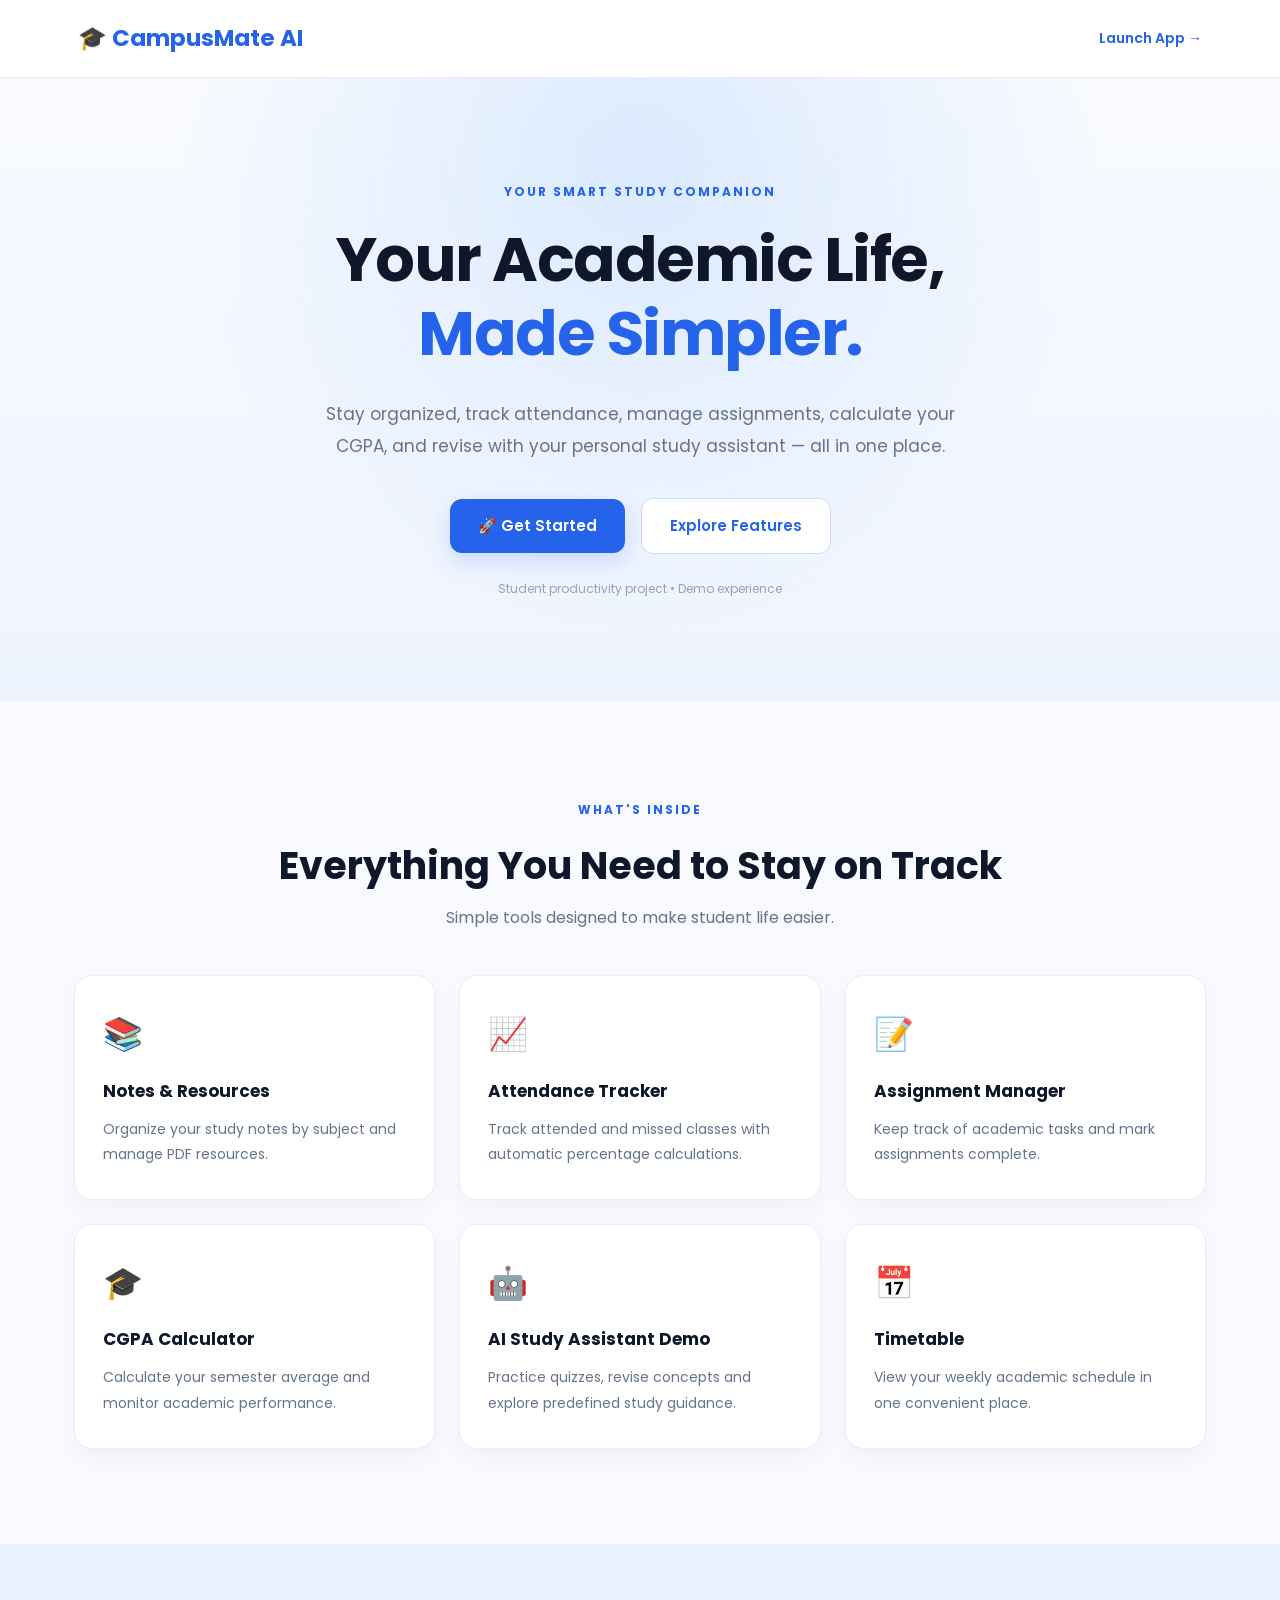
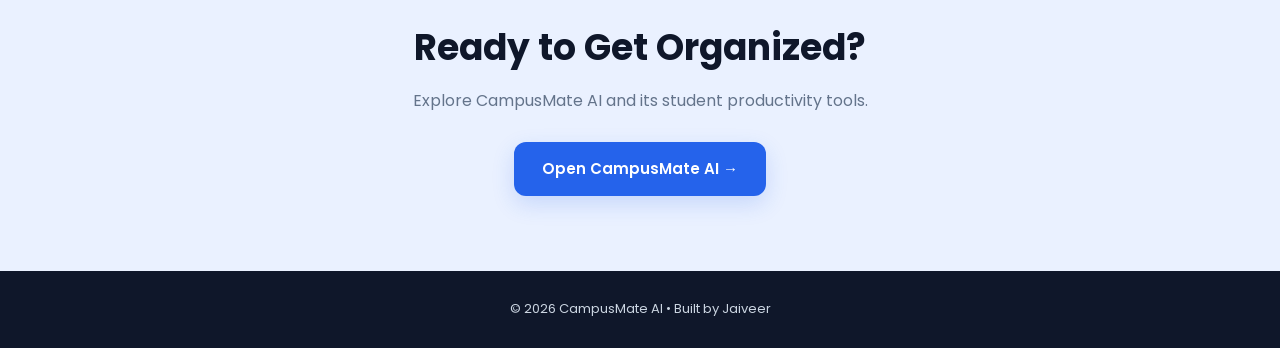
<file: index.html>
<!DOCTYPE html>
<html lang="en">
<head>
<meta charset="UTF-8">
<meta http-equiv="refresh" content="0; url=frontend/index.html">
<title>CampusMate AI</title>
</head>
<body>
<p>Redirecting...</p>
</body>
</html>
</file>
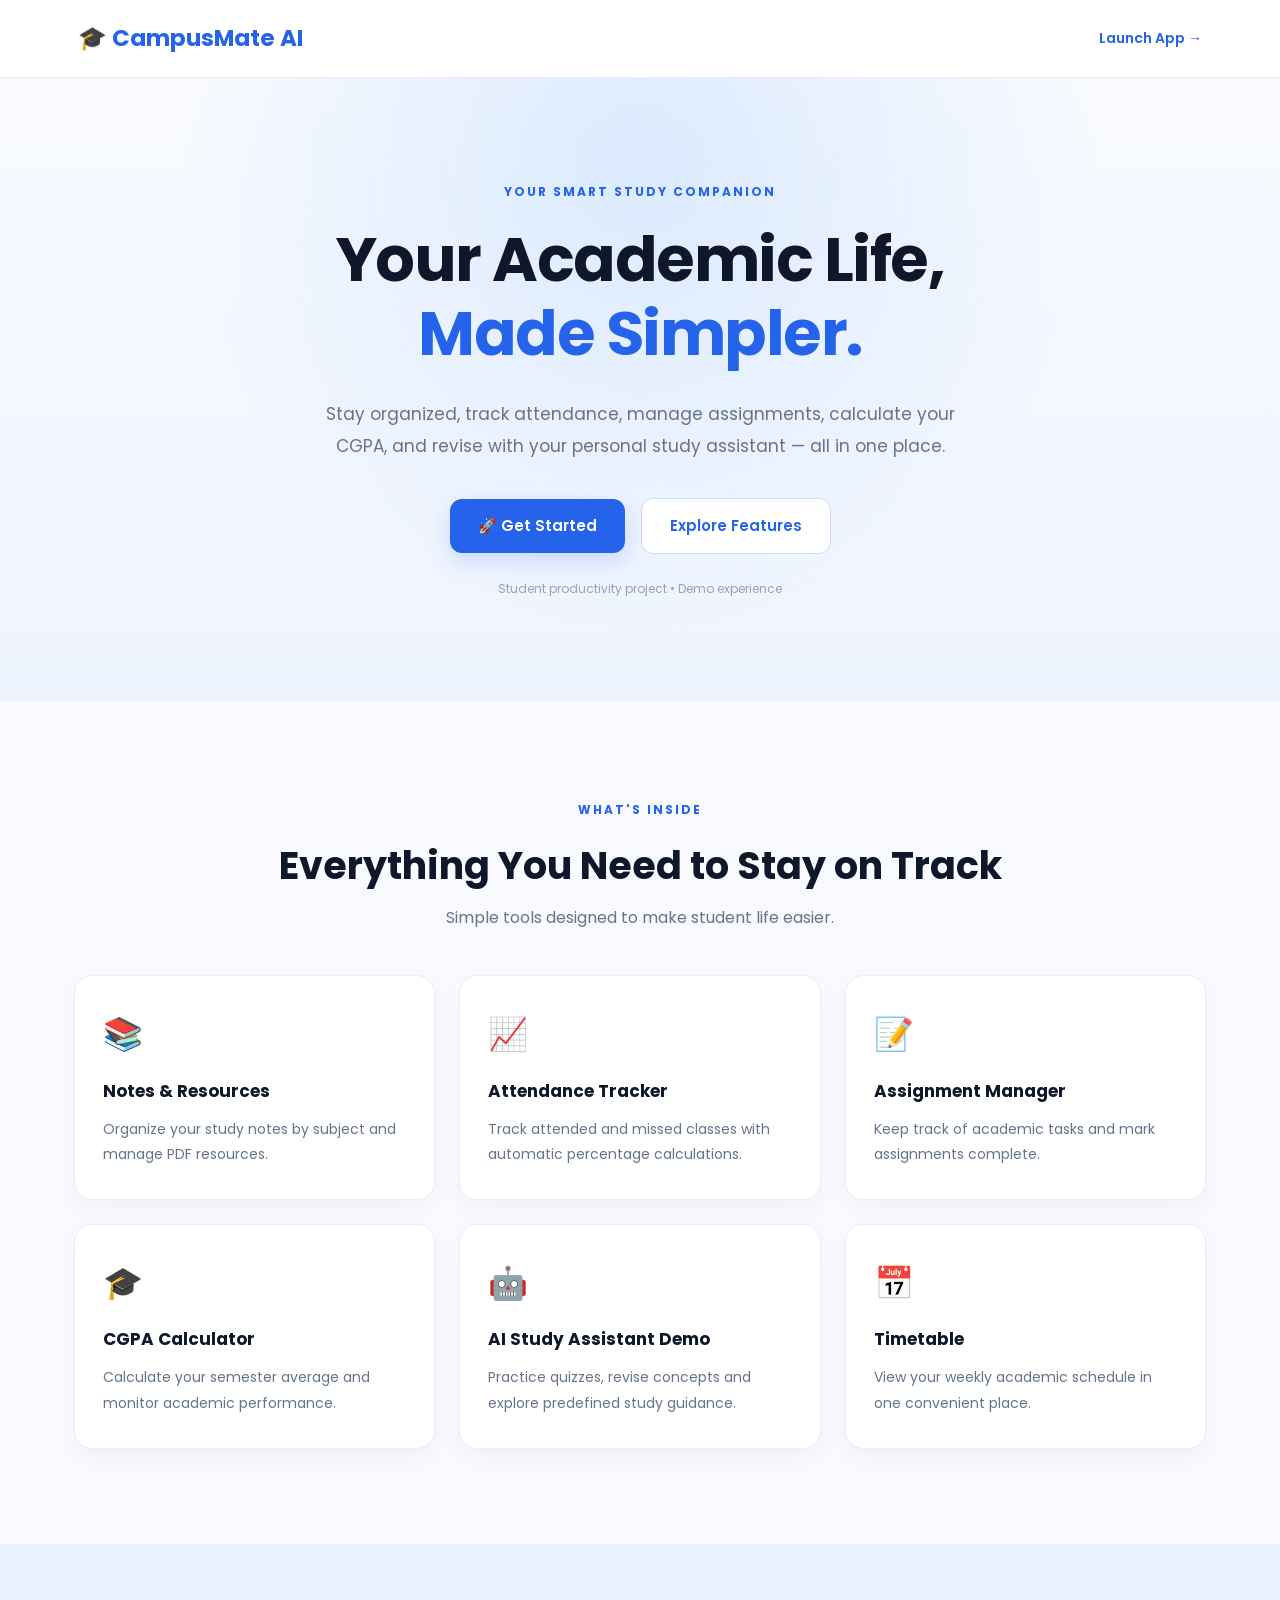
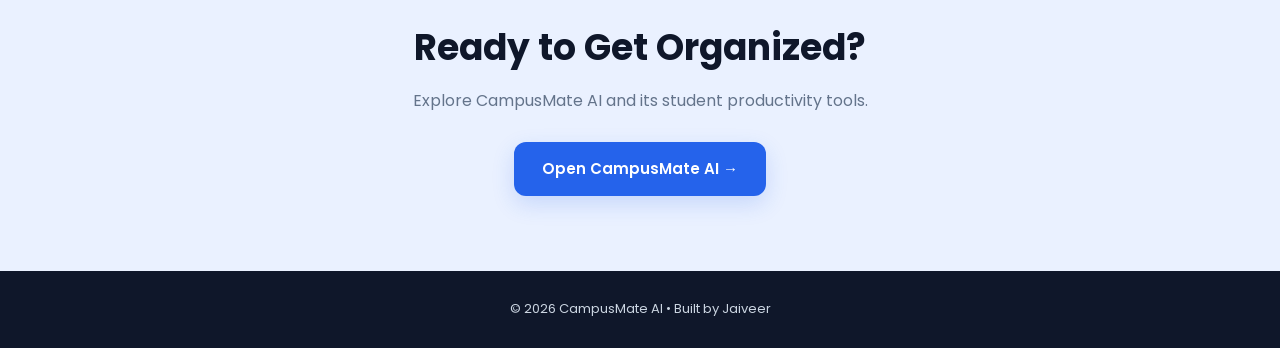
<file: frontend/index.html>
<!DOCTYPE html>
<html lang="en">

<head>
    <meta charset="UTF-8">
    <meta name="viewport" content="width=device-width, initial-scale=1.0">

    <title>CampusMate AI | Student Productivity Platform</title>

    <link rel="preconnect" href="https://fonts.googleapis.com">
    <link rel="preconnect" href="https://fonts.gstatic.com" crossorigin>

    <link href="https://fonts.googleapis.com/css2?family=Poppins:wght@300;400;500;600;700&display=swap" rel="stylesheet">

    <link rel="stylesheet" href="css/style.css">
</head>

<body>

    <header class="site-header">
        <nav class="navbar">
            <a href="index.html" class="logo">🎓 CampusMate AI</a>

            <a href="login.html" class="nav-login">Launch App →</a>
        </nav>
    </header>

    <main>

        <section class="hero">

            <div class="hero-content">

                <span class="hero-label">YOUR SMART STUDY COMPANION</span>

                <h1>
                    Your Academic Life,
                    <span>Made Simpler.</span>
                </h1>

                <p>
                    Stay organized, track attendance, manage assignments,
                    calculate your CGPA, and revise with your personal
                    study assistant — all in one place.
                </p>

                <div class="hero-buttons">

                    <a href="login.html" class="primary-btn">
                        🚀 Get Started
                    </a>

                    <a href="#features" class="secondary-btn">
                        Explore Features
                    </a>

                </div>

                <p class="demo-note">
                    Student productivity project • Demo experience
                </p>

            </div>

        </section>

        <section class="features" id="features">

            <div class="section-heading">
                <span class="section-label">WHAT'S INSIDE</span>
                <h2>Everything You Need to Stay on Track</h2>
                <p>Simple tools designed to make student life easier.</p>
            </div>

            <div class="feature-grid">

                <article class="feature-card">
                    <div class="feature-icon">📚</div>
                    <h3>Notes & Resources</h3>
                    <p>
                        Organize your study notes by subject
                        and manage PDF resources.
                    </p>
                </article>

                <article class="feature-card">
                    <div class="feature-icon">📈</div>
                    <h3>Attendance Tracker</h3>
                    <p>
                        Track attended and missed classes
                        with automatic percentage calculations.
                    </p>
                </article>

                <article class="feature-card">
                    <div class="feature-icon">📝</div>
                    <h3>Assignment Manager</h3>
                    <p>
                        Keep track of academic tasks
                        and mark assignments complete.
                    </p>
                </article>

                <article class="feature-card">
                    <div class="feature-icon">🎓</div>
                    <h3>CGPA Calculator</h3>
                    <p>
                        Calculate your semester average
                        and monitor academic performance.
                    </p>
                </article>

                <article class="feature-card">
                    <div class="feature-icon">🤖</div>
                    <h3>AI Study Assistant Demo</h3>
                    <p>
                        Practice quizzes, revise concepts
                        and explore predefined study guidance.
                    </p>
                </article>

                <article class="feature-card">
                    <div class="feature-icon">📅</div>
                    <h3>Timetable</h3>
                    <p>
                        View your weekly academic schedule
                        in one convenient place.
                    </p>
                </article>

            </div>

        </section>

        <section class="final-cta">
            <h2>Ready to Get Organized?</h2>
            <p>Explore CampusMate AI and its student productivity tools.</p>

            <a href="login.html" class="primary-btn">
                Open CampusMate AI →
            </a>
        </section>

    </main>

    <footer>
        <p>© 2026 CampusMate AI • Built by Jaiveer</p>
    </footer>

</body>
</html>
</file>
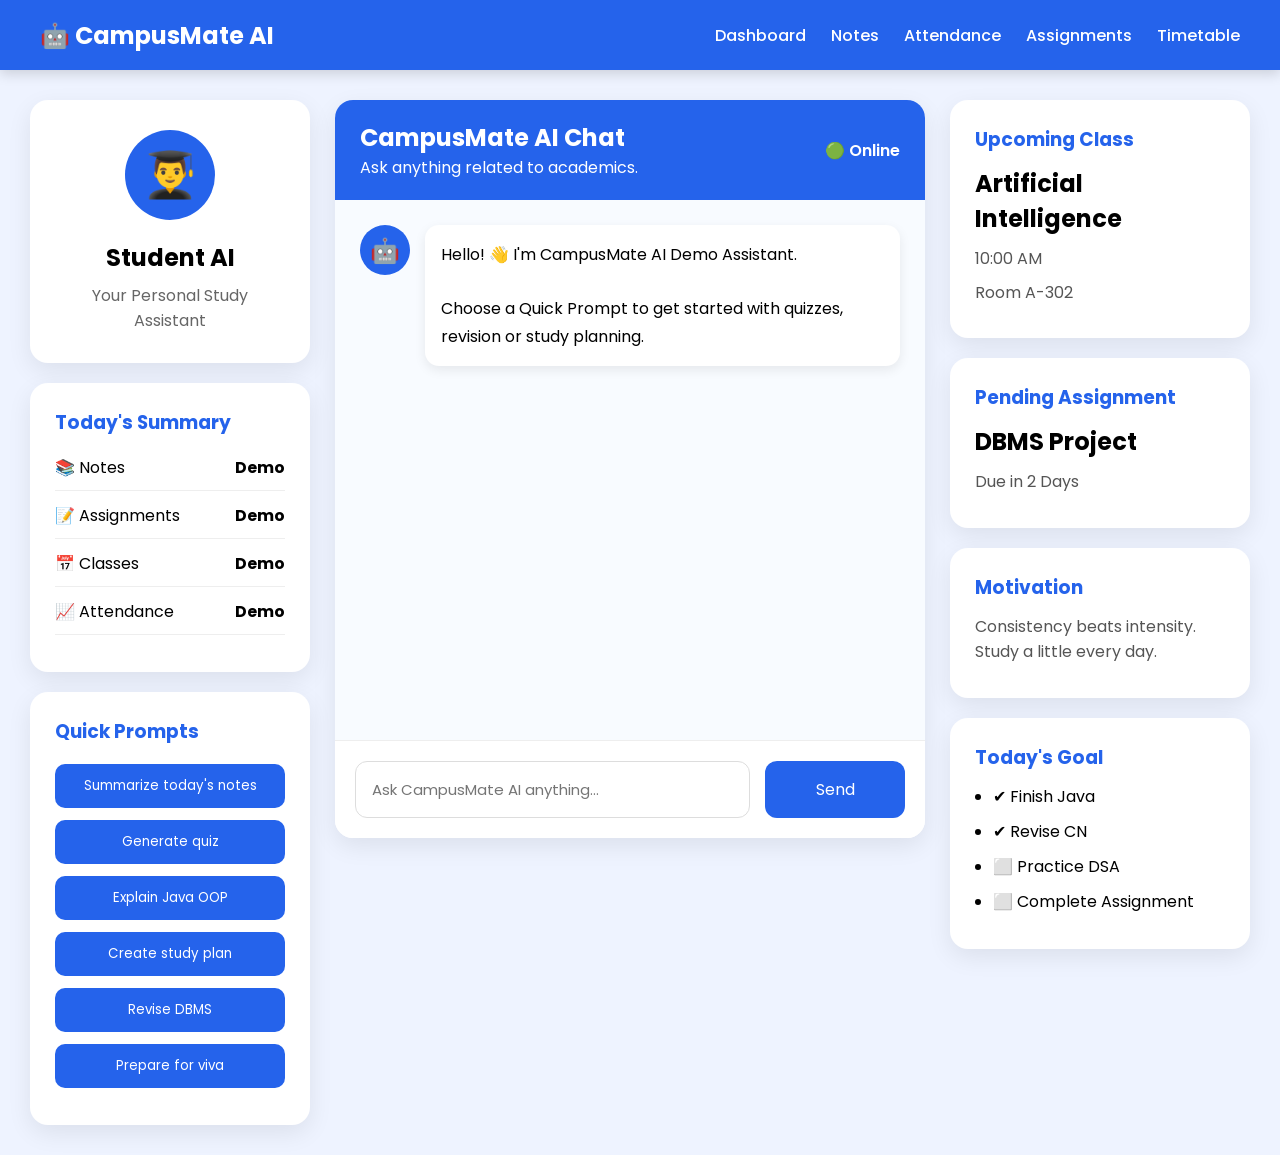
<file: frontend/ai.html>
<!DOCTYPE html>
<html lang="en">
<head>
<meta charset="UTF-8">
<meta name="viewport" content="width=device-width, initial-scale=1.0">

<title>CampusMate AI Assistant</title>

<link rel="preconnect" href="https://fonts.googleapis.com">
<link rel="preconnect" href="https://fonts.gstatic.com" crossorigin>

<link href="https://fonts.googleapis.com/css2?family=Poppins:wght@300;400;500;600;700&display=swap" rel="stylesheet">

<link rel="stylesheet" href="css/ai.css">

</head>

<body>

<nav class="top-nav">

    <div class="logo">
        🤖 CampusMate AI
    </div>

    <div class="menu">

        <a href="dashboard.html">Dashboard</a>

        <a href="notes.html">Notes</a>

        <a href="attendance.html">Attendance</a>

        <a href="assignments.html">Assignments</a>

        <a href="timetable.html">Timetable</a>

    </div>

</nav>

<div class="page">

<div class="left-panel">

<div class="profile-card">

<div class="avatar">
👨‍🎓
</div>

<h2>Student AI</h2>

<p>Your Personal Study Assistant</p>

</div>

<div class="feature-card">

<h3>Today's Summary</h3>

<div class="stat">

<span>📚 Notes</span>

<strong id="notesCount">12</strong>

</div>

<div class="stat">

<span>📝 Assignments</span>

<strong id="assignmentCount">5</strong>

</div>

<div class="stat">

<span>📅 Classes</span>

<strong id="classCount">4</strong>

</div>

<div class="stat">

<span>📈 Attendance</span>

<strong id="attendancePercent">92%</strong>

</div>

</div>

<div class="feature-card">

<h3>Quick Prompts</h3>

<button class="prompt-btn">Summarize today's notes</button>

<button class="prompt-btn">Generate quiz</button>

<button class="prompt-btn">Explain Java OOP</button>

<button class="prompt-btn">Create study plan</button>

<button class="prompt-btn">Revise DBMS</button>

<button class="prompt-btn">Prepare for viva</button>

</div>

</div>

<div class="chat-container">

<div class="chat-header">

<div>

<h2>CampusMate AI Chat</h2>

<p>Ask anything related to academics.</p>

</div>

<div class="online">

🟢 Online

</div>

</div>

<div class="chat-box" id="chatBox">

<div class="message ai">

<div class="icon">

🤖

</div>

<div class="text">

Hello 👋

I'm CampusMate AI.

I can help with notes, coding, assignments, interview preparation, quizzes, study plans and much more.

</div>

</div>

</div>

<div class="input-area">

<input

type="text"

id="userInput"

placeholder="Ask CampusMate AI anything...">

<button id="sendBtn">

Send

</button>

</div>

</div>

<div class="right-panel">

<div class="widget">

<h3>Upcoming Class</h3>

<h2>Artificial Intelligence</h2>

<p>10:00 AM</p>

<p>Room A-302</p>

</div>

<div class="widget">

<h3>Pending Assignment</h3>

<h2>DBMS Project</h2>

<p>Due in 2 Days</p>

</div>

<div class="widget">

<h3>Motivation</h3>

<p>

Consistency beats intensity.

Study a little every day.

</p>

</div>

<div class="widget">

<h3>Today's Goal</h3>

<ul>

<li>✔ Finish Java</li>

<li>✔ Revise CN</li>

<li>⬜ Practice DSA</li>

<li>⬜ Complete Assignment</li>

</ul>

</div>

</div>

</div>

<script src="js/ai.js"></script>

</body>
</html>
</file>
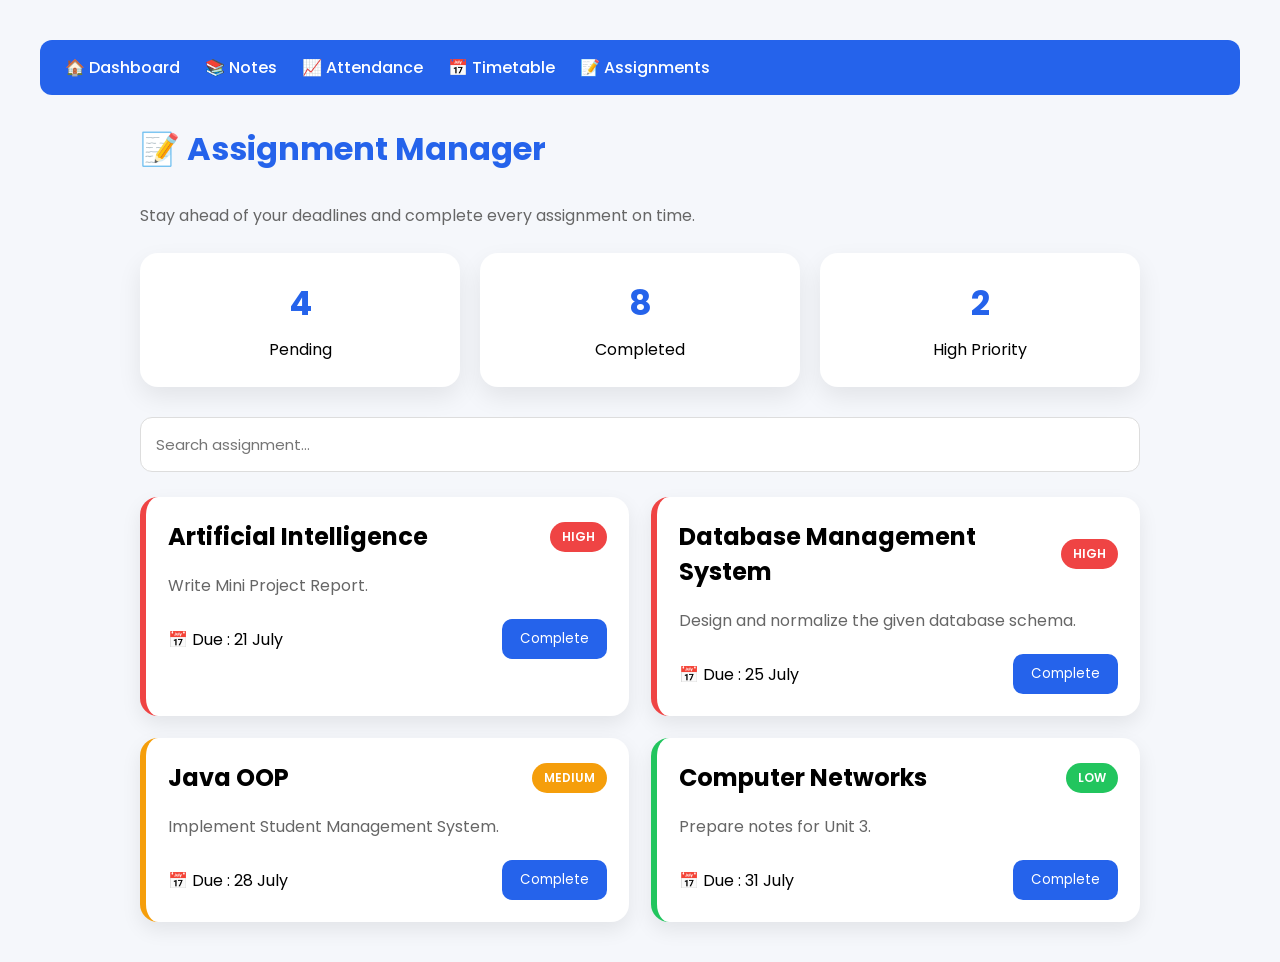
<file: frontend/assignments.html>
<!DOCTYPE html>
<html lang="en">
<head>

<meta charset="UTF-8">
<meta name="viewport" content="width=device-width, initial-scale=1.0">

<title>Assignments | CampusMate AI</title>

<link rel="preconnect" href="https://fonts.googleapis.com">
<link rel="preconnect" href="https://fonts.gstatic.com" crossorigin>

<link href="https://fonts.googleapis.com/css2?family=Poppins:wght@300;400;500;600;700&display=swap" rel="stylesheet">

<link rel="stylesheet" href="css/assignments.css">

</head>

<body>

<nav class="top-nav">

    <a href="dashboard.html">🏠 Dashboard</a>

    <a href="notes.html">📚 Notes</a>

    <a href="attendance.html">📈 Attendance</a>

    <a href="timetable.html">📅 Timetable</a>

    <a href="assignments.html">📝 Assignments</a>

</nav>

<div class="container">

<h1>📝 Assignment Manager</h1>

<p class="subtitle">
Stay ahead of your deadlines and complete every assignment on time.
</p>

<div class="assignment-summary">

<div class="summary-card">

<h2 id="pendingCount">4</h2>

<p>Pending</p>

</div>

<div class="summary-card">

<h2 id="completedCount">8</h2>

<p>Completed</p>

</div>

<div class="summary-card">

<h2 id="highPriorityCount">2</h2>

<p>High Priority</p>

</div>

</div>

<div class="search-area">

<input
type="text"
id="searchAssignment"
placeholder="Search assignment...">

</div>

<div class="assignment-grid">

<div class="assignment-card high">

<div class="top-row">

<h2>Database Management System</h2>

<span class="priority high-tag">

HIGH

</span>

</div>

<p>

Design and normalize the given database schema.

</p>

<div class="bottom-row">

<span>

📅 Due :
25 July

</span>

<button>

Complete

</button>

</div>

</div>

<div class="assignment-card medium">

<div class="top-row">

<h2>Java OOP</h2>

<span class="priority medium-tag">

MEDIUM

</span>

</div>

<p>

Implement Student Management System.

</p>

<div class="bottom-row">

<span>

📅 Due :
28 July

</span>

<button>

Complete

</button>

</div>

</div>

<div class="assignment-card low">

<div class="top-row">

<h2>Computer Networks</h2>

<span class="priority low-tag">

LOW

</span>

</div>

<p>

Prepare notes for Unit 3.

</p>

<div class="bottom-row">

<span>

📅 Due :
31 July

</span>

<button>

Complete

</button>

</div>

</div>

<div class="assignment-card high">

<div class="top-row">

<h2>Artificial Intelligence</h2>

<span class="priority high-tag">

HIGH

</span>

</div>

<p>

Write Mini Project Report.

</p>

<div class="bottom-row">

<span>

📅 Due :
21 July

</span>

<button>

Complete

</button>

</div>

</div>

</div>

</div>

<script src="js/assignments.js"></script>

</body>
</html>
</file>
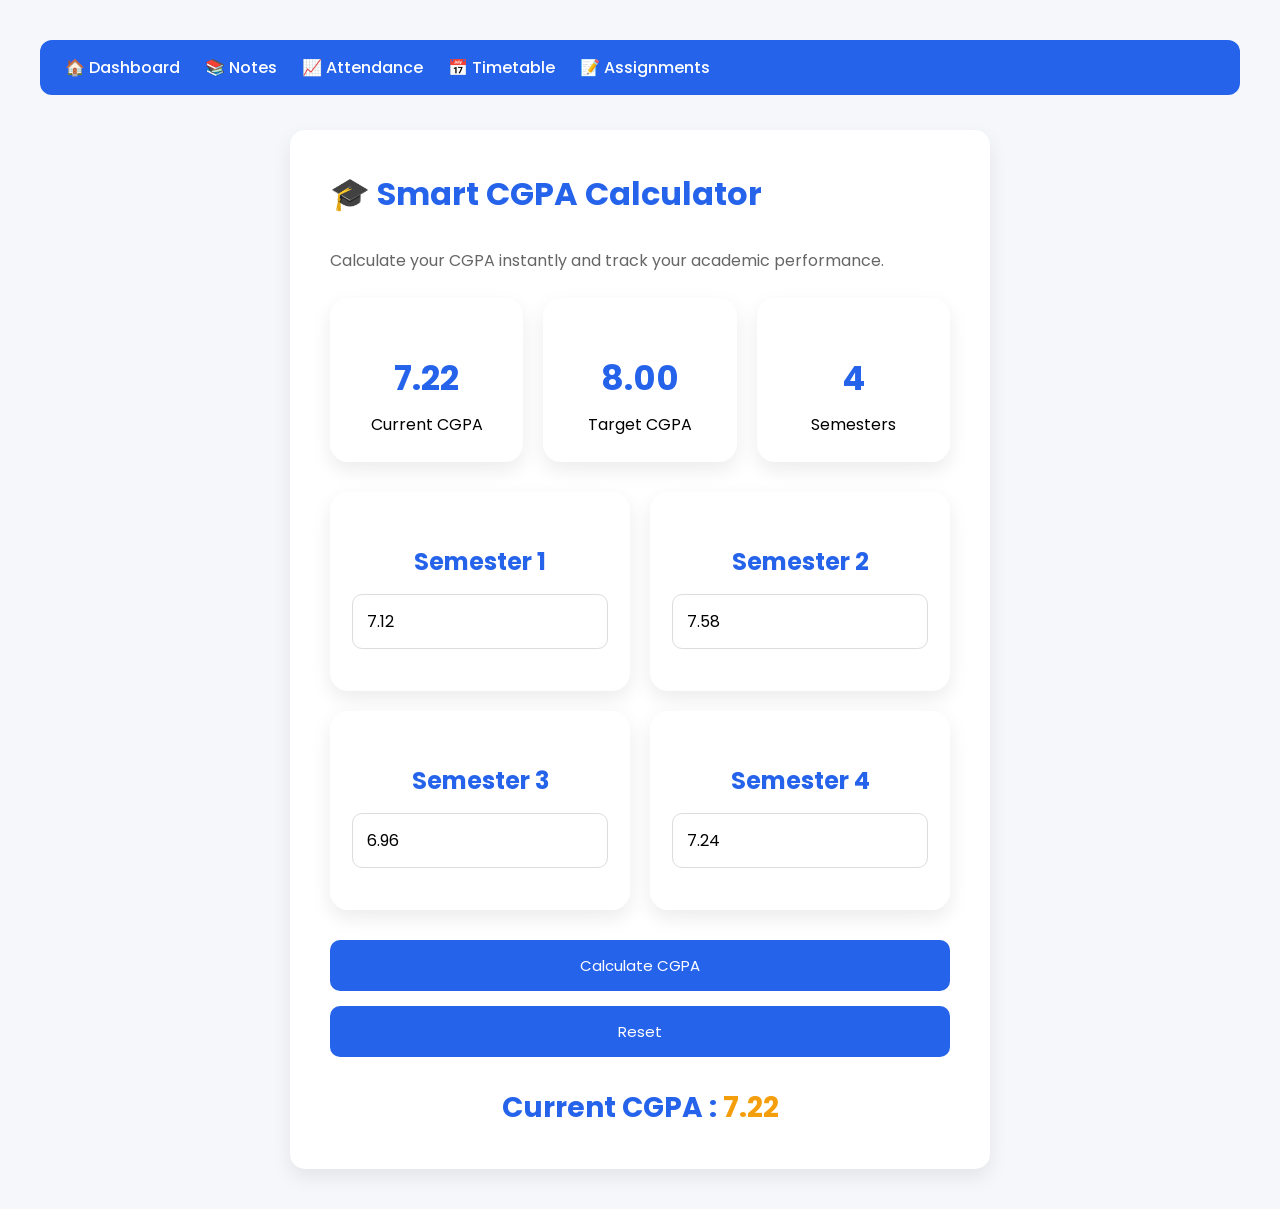
<file: frontend/cgpa.html>
<!DOCTYPE html>
<html lang="en">
<head>
<meta charset="UTF-8">
<meta name="viewport" content="width=device-width, initial-scale=1.0">

<title>CGPA Calculator | CampusMate AI</title>

<link rel="preconnect" href="https://fonts.googleapis.com">
<link rel="preconnect" href="https://fonts.gstatic.com" crossorigin>

<link href="https://fonts.googleapis.com/css2?family=Poppins:wght@300;400;500;600;700&display=swap" rel="stylesheet">

<link rel="stylesheet" href="css/cgpa.css">

</head>

<body>

<nav class="top-nav">

<a href="dashboard.html">🏠 Dashboard</a>
<a href="notes.html">📚 Notes</a>
<a href="attendance.html">📈 Attendance</a>
<a href="timetable.html">📅 Timetable</a>
<a href="assignments.html">📝 Assignments</a>

</nav>

<div class="container">

<h1>🎓 Smart CGPA Calculator</h1>

<p class="subtitle">
Calculate your CGPA instantly and track your academic performance.
</p>

<div class="cgpa-summary">

<div class="summary-card">

<h2 id="currentCgpa">7.22</h2>

<p>Current CGPA</p>

</div>

<div class="summary-card">

<h2 id="targetCgpa">8.00</h2>

<p>Target CGPA</p>

</div>

<div class="summary-card">

<h2 id="semesterCount">4</h2>

<p>Semesters</p>

</div>

</div>

<div class="semester-grid">

<div class="semester-card">

<h2>Semester 1</h2>

<input type="number" id="sem1" placeholder="Enter SGPA" value="7.12">

</div>

<div class="semester-card">

<h2>Semester 2</h2>

<input type="number" id="sem2" placeholder="Enter SGPA" value="7.58">

</div>

<div class="semester-card">

<h2>Semester 3</h2>

<input type="number" id="sem3" placeholder="Enter SGPA" value="6.96">

</div>

<div class="semester-card">

<h2>Semester 4</h2>

<input type="number" id="sem4" placeholder="Enter SGPA" value="7.24">

</div>

</div>

<div class="buttons">

<button id="calculateBtn">

Calculate CGPA

</button>

<button id="resetBtn">

Reset

</button>

</div>

<h2 class="result">

Current CGPA :
<span id="cgpaResult">

7.22

</span>

</h2>

</div>

<script src="js/cgpa.js"></script>

</body>
</html>
</file>
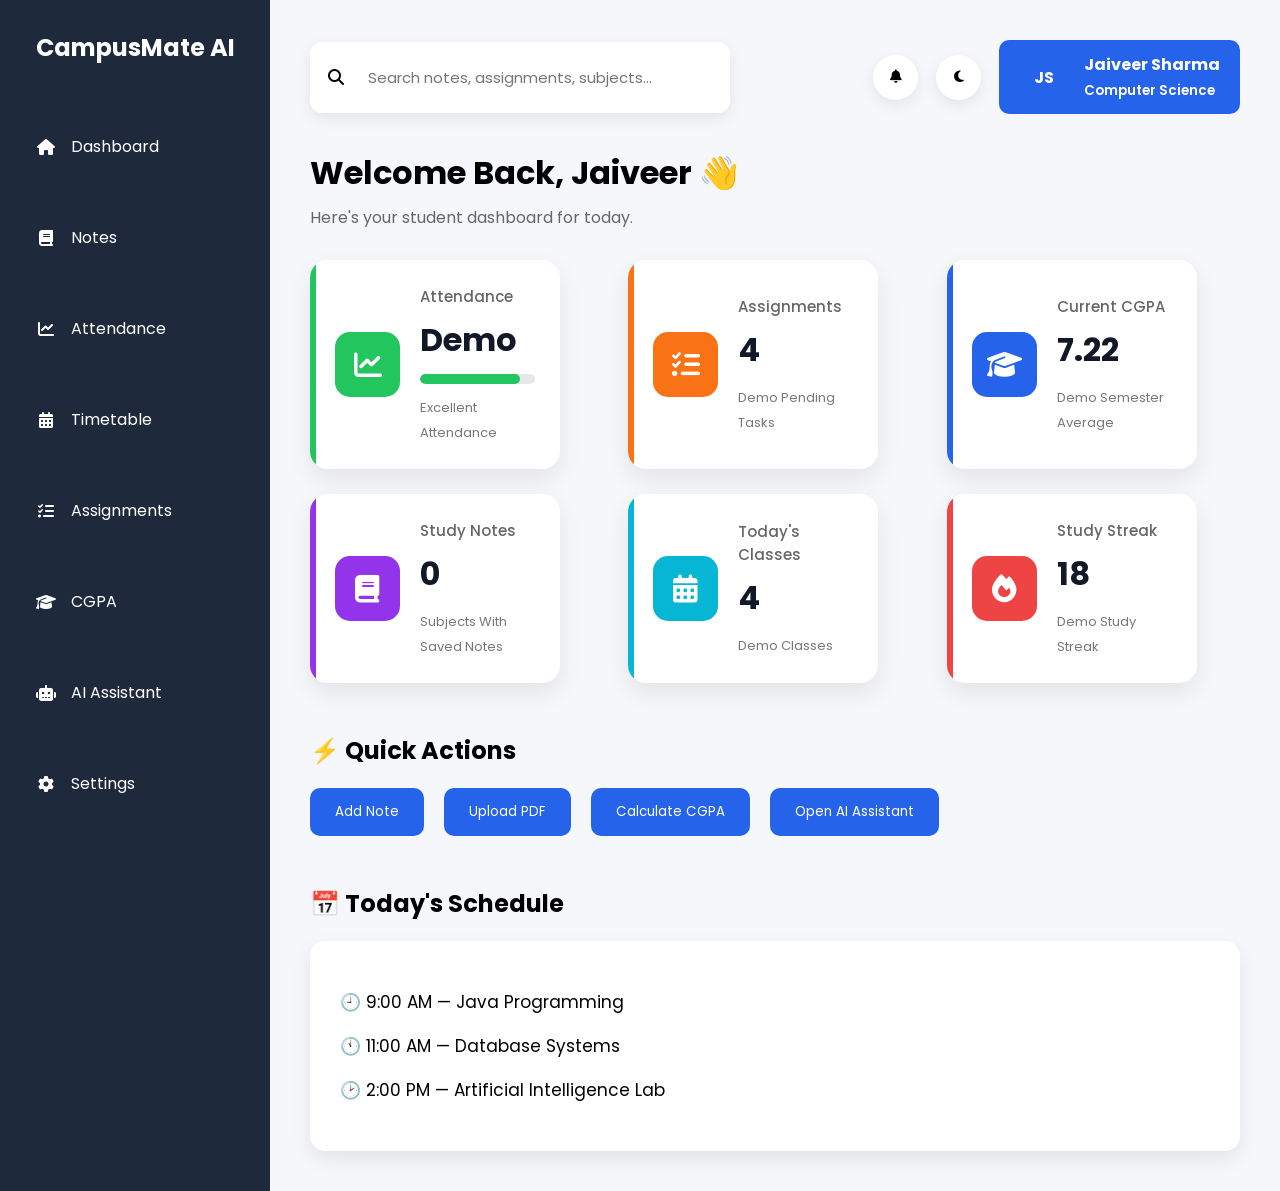
<file: frontend/dashboard.html>
<!DOCTYPE html>
<html lang="en">

<head>
    <meta charset="UTF-8">
    <meta name="viewport" content="width=device-width, initial-scale=1.0">

    <title>Dashboard | CampusMate AI</title>

    <link rel="preconnect" href="https://fonts.googleapis.com">
    <link rel="preconnect" href="https://fonts.gstatic.com" crossorigin>

    <link href="https://fonts.googleapis.com/css2?family=Poppins:wght@300;400;500;600;700&display=swap"
        rel="stylesheet">

    <link rel="stylesheet"
        href="https://cdnjs.cloudflare.com/ajax/libs/font-awesome/6.7.2/css/all.min.css">

    <link rel="stylesheet" href="css/dashboard.css">
</head>

<body>

    <!-- Page Loader -->
    <div id="pageLoader">
        <div class="loader"></div>
    </div>

    <!-- Sidebar -->
    <div class="sidebar">

        <div class="logo">
            <h2>CampusMate AI</h2>
        </div>

        <ul>
            <li>
                <a href="dashboard.html">
                    <i class="fas fa-house"></i> Dashboard
                </a>
            </li>

            <li>
                <a href="notes.html">
                    <i class="fas fa-book"></i> Notes
                </a>
            </li>

            <li>
                <a href="attendence.html">
                    <i class="fas fa-chart-line"></i> Attendance
                </a>
            </li>

            <li>
                <a href="timetable.html">
                    <i class="fas fa-calendar-days"></i> Timetable
                </a>
            </li>

            <li>
                <a href="assignments.html">
                    <i class="fas fa-list-check"></i> Assignments
                </a>
            </li>

            <li>
                <a href="cgpa.html">
                    <i class="fas fa-graduation-cap"></i> CGPA
                </a>
            </li>

            <li>
                <a href="ai.html">
                    <i class="fas fa-robot"></i> AI Assistant
                </a>
            </li>

            <li>
                <a href="settings.html">
                    <i class="fas fa-gear"></i> Settings
                </a>
            </li>
        </ul>

    </div>

    <!-- Main Dashboard -->
    <div class="main">

        <!-- Top Bar -->
        <div class="topbar">

            <div class="search-box">
                <i class="fas fa-search"></i>

                <input
                    type="text"
                    id="dashboardSearch"
                    placeholder="Search notes, assignments, subjects..."
                    aria-label="Search dashboard">
            </div>

            <div class="top-actions">

                <button class="icon-btn" id="notificationBtn"
                    type="button" aria-label="Notifications">
                    <i class="fas fa-bell"></i>
                </button>

                <button class="icon-btn" id="themeBtn"
                    type="button" aria-label="Toggle theme">
                    <i class="fas fa-moon"></i>
                </button>

                <div class="profile">

                    <div class="avatar">
                        JS
                    </div>

                    <div>
                        <strong>Jaiveer Sharma</strong>
                        <br>
                        <small>Computer Science</small>
                    </div>

                </div>

            </div>

        </div>

        <!-- Welcome -->
        <h1>Welcome Back, Jaiveer 👋</h1>

        <p class="subtitle">
            Here's your student dashboard for today.
        </p>

        <!-- Dashboard Statistics -->
        <div class="dashboard-cards">

            <!-- Attendance -->
            <div class="card attendance-card">

                <div class="card-icon">
                    <i class="fas fa-chart-line"></i>
                </div>

                <div class="card-info">
                    <h4>Attendance</h4>

                    <h2 id="attendanceValue">87%</h2>

                    <div class="progress">
                        <div class="progress-fill"
                            style="width:87%;">
                        </div>
                    </div>

                    <small>Excellent Attendance</small>
                </div>

            </div>

            <!-- Assignments -->
            <div class="card assignment-card">

                <div class="card-icon">
                    <i class="fas fa-list-check"></i>
                </div>

                <div class="card-info">
                    <h4>Assignments</h4>

                    <h2 id="assignmentValue">4</h2>

                    <small>Pending Tasks</small>
                </div>

            </div>

            <!-- CGPA -->
            <div class="card cgpa-card">

                <div class="card-icon">
                    <i class="fas fa-graduation-cap"></i>
                </div>

                <div class="card-info">
                    <h4>Current CGPA</h4>

                    <h2 id="cgpaValue">7.22</h2>

                    <small>Semester Average</small>
                </div>

            </div>

            <!-- Notes -->
            <div class="card notes-card">

                <div class="card-icon">
                    <i class="fas fa-book"></i>
                </div>

                <div class="card-info">
                    <h4>Study Notes</h4>

                    <h2 id="notesValue">25</h2>

                    <small>Files Uploaded</small>
                </div>

            </div>

            <!-- Classes -->
            <div class="card classes-card">

                <div class="card-icon">
                    <i class="fas fa-calendar-days"></i>
                </div>

                <div class="card-info">
                    <h4>Today's Classes</h4>

                    <h2 id="classesValue">4</h2>

                    <small>Remaining Today</small>
                </div>

            </div>

            <!-- Study Streak -->
            <div class="card streak-card">

                <div class="card-icon">
                    <i class="fas fa-fire"></i>
                </div>

                <div class="card-info">
                    <h4>Study Streak</h4>

                    <h2 id="streakValue">18</h2>

                    <small>Days in a Row 🔥</small>
                </div>

            </div>

        </div>

        <!-- Quick Actions -->
        <h2 class="section-title">⚡ Quick Actions</h2>

        <div class="quick-actions">

            <button type="button" id="addNoteBtn">
                Add Note
            </button>

            <button type="button" id="uploadBtn">
                Upload PDF
            </button>

            <button type="button" id="cgpaBtn">
                Calculate CGPA
            </button>

            <button type="button" id="aiBtn">
                Open AI Assistant
            </button>

        </div>

        <!-- Today's Schedule -->
        <h2 class="section-title">📅 Today's Schedule</h2>

        <div class="schedule-card">

            <p>🕘 9:00 AM — Java Programming</p>

            <p>🕚 11:00 AM — Database Systems</p>

            <p>🕑 2:00 PM — Artificial Intelligence Lab</p>

        </div>

    </div>

    <!-- Load JavaScript after HTML elements -->
    <script src="js/dashboard.js"></script>

</body>
</html>
</file>
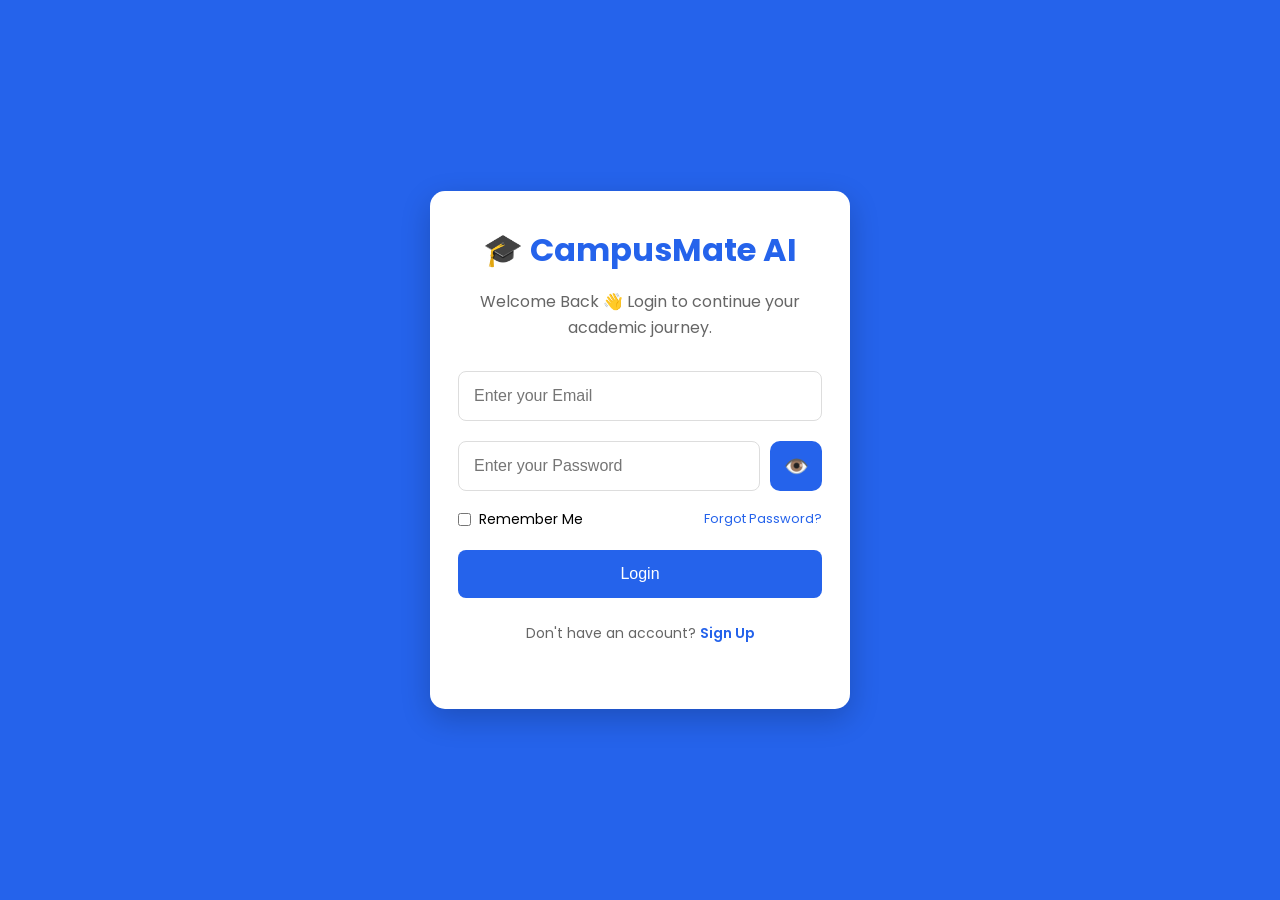
<file: frontend/login.html>
<!DOCTYPE html>
<html lang="en">
<head>
    <meta charset="UTF-8">
    <meta name="viewport" content="width=device-width, initial-scale=1.0">
    <title>Login | CampusMate AI</title>

    <link rel="preconnect" href="https://fonts.googleapis.com">
    <link rel="preconnect" href="https://fonts.gstatic.com" crossorigin>

    <link href="https://fonts.googleapis.com/css2?family=Poppins:wght@300;400;500;600;700&display=swap" rel="stylesheet">

    <link rel="stylesheet" href="css/login.css"></head>

<body>

<div class="login-container">

<h1>🎓 CampusMate AI</h1>

<p class="welcome">

Welcome Back 👋

Login to continue your academic journey.

</p>

<input
type="email"
id="email"
placeholder="Enter your Email">

<div class="password-box">

<input
type="password"
id="password"
placeholder="Enter your Password">

<button
type="button"
id="togglePassword">

👁️

</button>

</div>

<div class="login-options">

<label>

<input type="checkbox" id="remember">

Remember Me

</label>

<a href="#">

Forgot Password?

</a>

</div>

<button id="loginBtn">

Login

</button>

<p class="signup">

Don't have an account?

<a href="#">

Sign Up

</a>

</p>

</div>

<script src="js/login.js"></script>

</body>
</html>
</file>
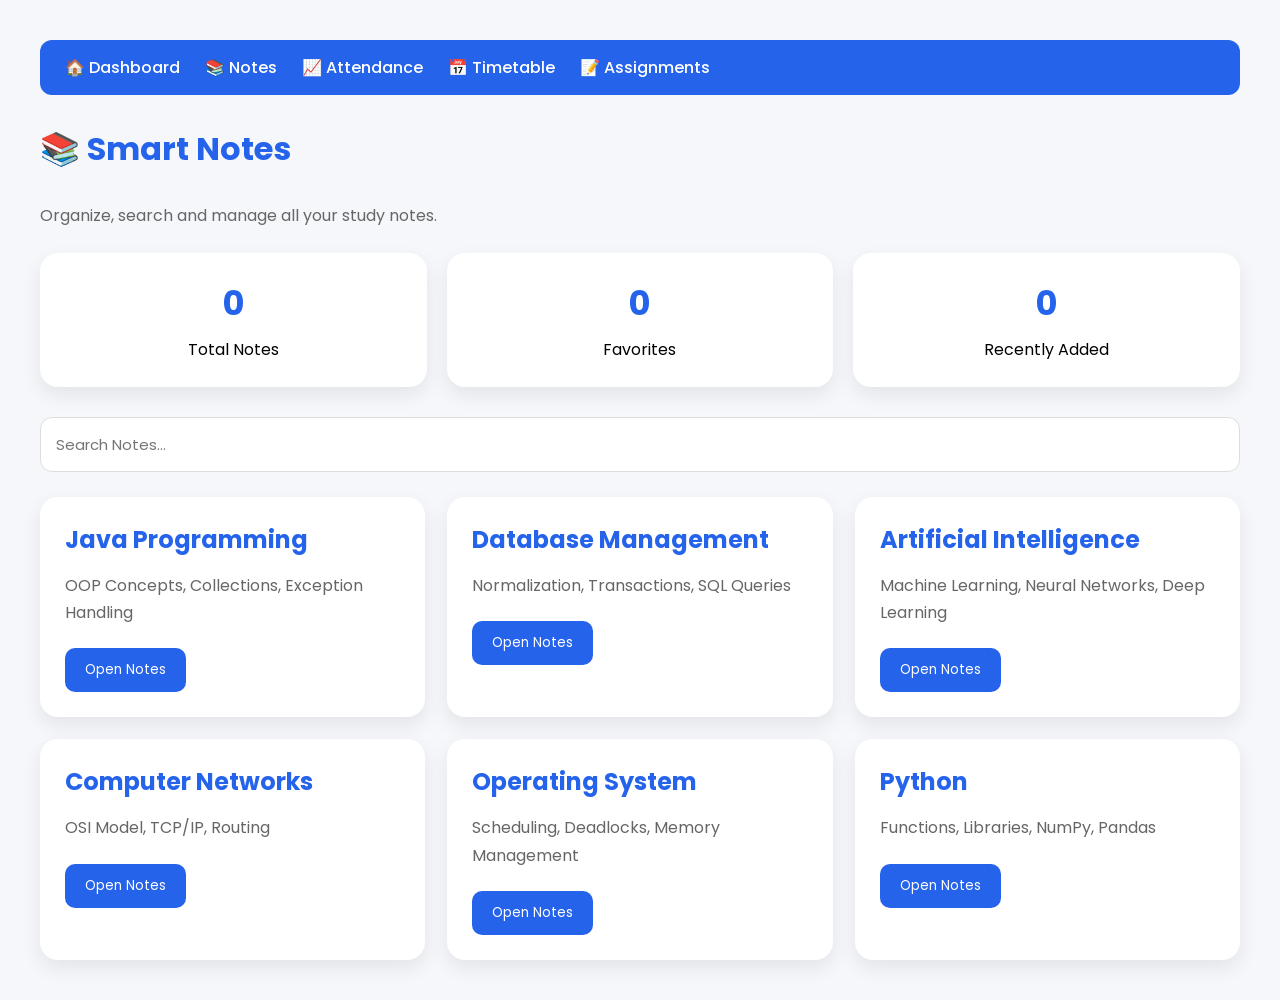
<file: frontend/notes.html>
<!DOCTYPE html>
<html lang="en">
<head>
    <meta charset="UTF-8">
    <meta name="viewport" content="width=device-width, initial-scale=1.0">
    <title>Notes | CampusMate AI</title>

    <link rel="preconnect" href="https://fonts.googleapis.com">
    <link rel="preconnect" href="https://fonts.gstatic.com" crossorigin>

    <link href="https://fonts.googleapis.com/css2?family=Poppins:wght@300;400;500;600;700&display=swap" rel="stylesheet">

    <link rel="stylesheet" href="css/notes.css">
</head>

<body>

<nav class="top-nav">

    <a href="dashboard.html">🏠 Dashboard</a>

    <a href="notes.html">📚 Notes</a>

    <a href="attendence.html">📈 Attendance</a>

    <a href="timetable.html">📅 Timetable</a>

    <a href="assignments.html">📝 Assignments</a>

</nav>

<div class="container">

<h1>📚 Smart Notes</h1>

<p class="subtitle">
Organize, search and manage all your study notes.
</p>

<div class="notes-top">

<div class="note-stat">

<h2 id="totalNotes">25</h2>

<p>Total Notes</p>

</div>

<div class="note-stat">

<h2 id="favoriteNotes">8</h2>

<p>Favorites</p>

</div>

<div class="note-stat">

<h2 id="recentNotes">6</h2>

<p>Recently Added</p>

</div>

</div>

<div class="search-box">

<input
type="text"
id="searchNotes"
placeholder="Search Notes...">

</div>

<div class="notes-grid">

<div class="note-card">

<h2>Java Programming</h2>

<p>

OOP Concepts, Collections,
Exception Handling

</p>

<button>Open Notes</button>

</div>

<div class="note-card">

<h2>Database Management</h2>

<p>

Normalization,
Transactions,
SQL Queries

</p>

<button>Open Notes</button>

</div>

<div class="note-card">

<h2>Artificial Intelligence</h2>

<p>

Machine Learning,
Neural Networks,
Deep Learning

</p>

<button>Open Notes</button>

</div>

<div class="note-card">

<h2>Computer Networks</h2>

<p>

OSI Model,
TCP/IP,
Routing

</p>

<button>Open Notes</button>

</div>

<div class="note-card">

<h2>Operating System</h2>

<p>

Scheduling,
Deadlocks,
Memory Management

</p>

<button>Open Notes</button>

</div>

<div class="note-card">

<h2>Python</h2>

<p>

Functions,
Libraries,
NumPy,
Pandas

</p>

<button>Open Notes</button>

</div>

</div>

</div>

<script src="js/notes.js"></script>

</body>
</html>
</file>
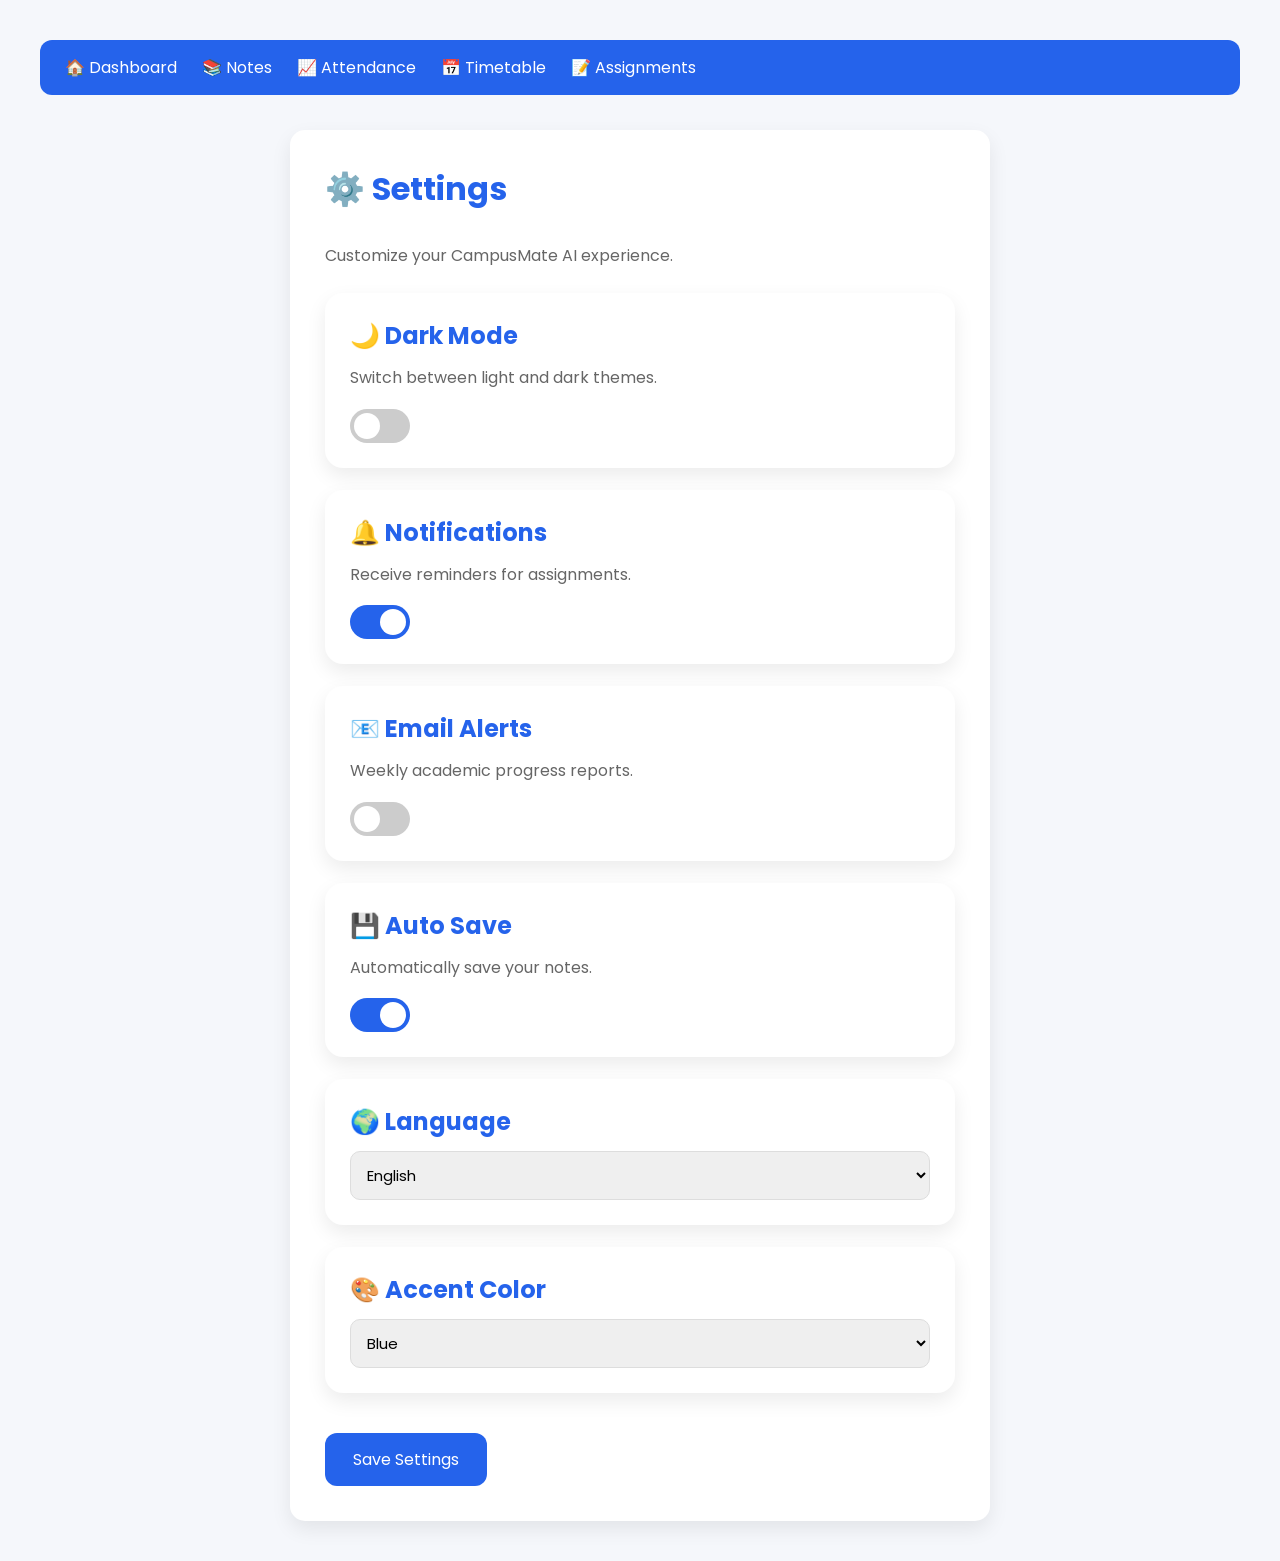
<file: frontend/settings.html>
<!DOCTYPE html>
<html lang="en">
<head>
<meta charset="UTF-8">
<meta name="viewport" content="width=device-width, initial-scale=1.0">

<title>Settings | CampusMate AI</title>

<link rel="preconnect" href="https://fonts.googleapis.com">
<link rel="preconnect" href="https://fonts.gstatic.com" crossorigin>

<link href="https://fonts.googleapis.com/css2?family=Poppins:wght@300;400;500;600;700&display=swap" rel="stylesheet">

<link rel="stylesheet" href="css/settings.css">

</head>

<body>

<nav class="top-nav">

<a href="dashboard.html">🏠 Dashboard</a>
<a href="notes.html">📚 Notes</a>
<a href="attendance.html">📈 Attendance</a>
<a href="timetable.html">📅 Timetable</a>
<a href="assignments.html">📝 Assignments</a>

</nav>

<div class="container">

<h1>⚙️ Settings</h1>

<p class="subtitle">
Customize your CampusMate AI experience.
</p>

<div class="settings-grid">

<div class="setting-card">

<h2>🌙 Dark Mode</h2>

<p>Switch between light and dark themes.</p>

<label class="switch">

<input type="checkbox" id="darkMode">

<span class="slider"></span>

</label>

</div>

<div class="setting-card">

<h2>🔔 Notifications</h2>

<p>Receive reminders for assignments.</p>

<label class="switch">

<input type="checkbox" id="notifications" checked>

<span class="slider"></span>

</label>

</div>

<div class="setting-card">

<h2>📧 Email Alerts</h2>

<p>Weekly academic progress reports.</p>

<label class="switch">

<input type="checkbox" id="emailAlerts">

<span class="slider"></span>

</label>

</div>

<div class="setting-card">

<h2>💾 Auto Save</h2>

<p>Automatically save your notes.</p>

<label class="switch">

<input type="checkbox" id="autosave" checked>

<span class="slider"></span>

</label>

</div>

<div class="setting-card">

<h2>🌍 Language</h2>

<select id="language">

<option>English</option>

<option>Hindi</option>

<option>French</option>

<option>German</option>

</select>

</div>

<div class="setting-card">

<h2>🎨 Accent Color</h2>

<select id="themeColor">

<option>Blue</option>

<option>Green</option>

<option>Purple</option>

<option>Orange</option>

</select>

</div>

</div>

<button id="saveSettings">

Save Settings

</button>

</div>

<script src="js/settings.js"></script>

</body>
</html>
</file>
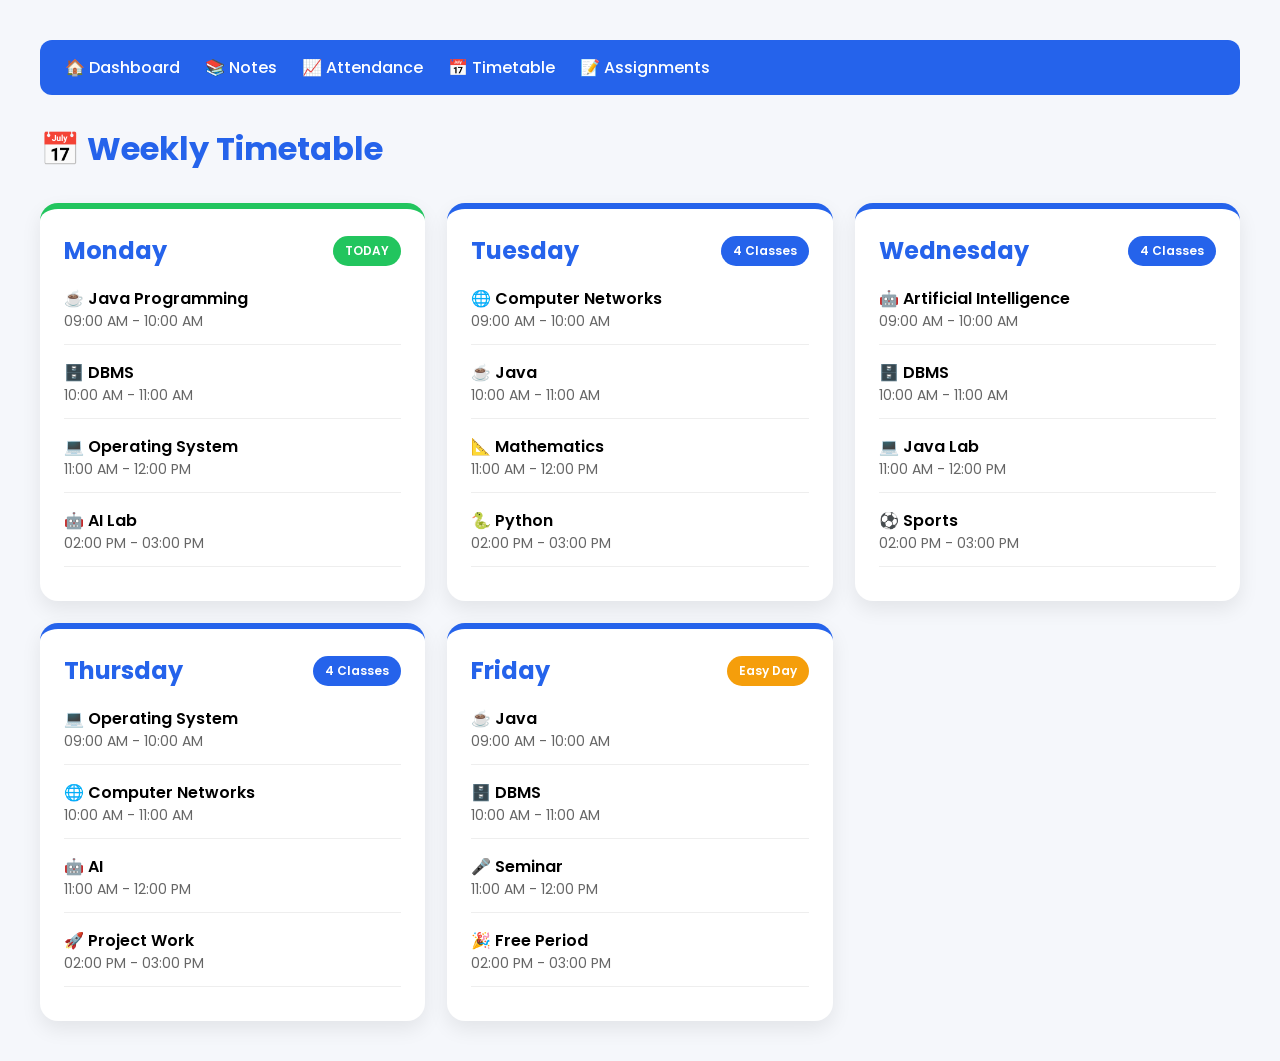
<file: frontend/timetable.html>
<!DOCTYPE html>
<html lang="en">
<head>
<meta charset="UTF-8">
<meta name="viewport" content="width=device-width, initial-scale=1.0">

<title>Timetable | CampusMate AI</title>

<link rel="preconnect" href="https://fonts.googleapis.com">
<link rel="preconnect" href="https://fonts.gstatic.com" crossorigin>

<link href="https://fonts.googleapis.com/css2?family=Poppins:wght@300;400;500;600;700&display=swap" rel="stylesheet">

<link rel="stylesheet" href="css/timetable.css">

</head>

<script src="js/timetable.js"></script>

<body>

<nav class="top-nav">

    <a href="dashboard.html">🏠 Dashboard</a>

    <a href="notes.html">📚 Notes</a>

    <a href="attendance.html">📈 Attendance</a>

    <a href="timetable.html">📅 Timetable</a>

    <a href="assignments.html">📝 Assignments</a>

</nav>

<div class="container">

<h1>📅 Weekly Timetable</h1>

<div class="timetable-grid">

<div class="class-card today">

<div class="class-header">

<h2>Monday</h2>

<span class="badge live">TODAY</span>

</div>

<div class="subject">☕ Java Programming</div>
<div class="time">09:00 AM - 10:00 AM</div>

<div class="subject">🗄️ DBMS</div>
<div class="time">10:00 AM - 11:00 AM</div>

<div class="subject">💻 Operating System</div>
<div class="time">11:00 AM - 12:00 PM</div>

<div class="subject">🤖 AI Lab</div>
<div class="time">02:00 PM - 03:00 PM</div>

</div>

<div class="class-card">

<div class="class-header">

<h2>Tuesday</h2>

<span class="badge normal">4 Classes</span>

</div>

<div class="subject">🌐 Computer Networks</div>
<div class="time">09:00 AM - 10:00 AM</div>

<div class="subject">☕ Java</div>
<div class="time">10:00 AM - 11:00 AM</div>

<div class="subject">📐 Mathematics</div>
<div class="time">11:00 AM - 12:00 PM</div>

<div class="subject">🐍 Python</div>
<div class="time">02:00 PM - 03:00 PM</div>

</div>

<div class="class-card">

<div class="class-header">

<h2>Wednesday</h2>

<span class="badge normal">4 Classes</span>

</div>

<div class="subject">🤖 Artificial Intelligence</div>
<div class="time">09:00 AM - 10:00 AM</div>

<div class="subject">🗄️ DBMS</div>
<div class="time">10:00 AM - 11:00 AM</div>

<div class="subject">💻 Java Lab</div>
<div class="time">11:00 AM - 12:00 PM</div>

<div class="subject">⚽ Sports</div>
<div class="time">02:00 PM - 03:00 PM</div>

</div>

<div class="class-card">

<div class="class-header">

<h2>Thursday</h2>

<span class="badge normal">4 Classes</span>

</div>

<div class="subject">💻 Operating System</div>
<div class="time">09:00 AM - 10:00 AM</div>

<div class="subject">🌐 Computer Networks</div>
<div class="time">10:00 AM - 11:00 AM</div>

<div class="subject">🤖 AI</div>
<div class="time">11:00 AM - 12:00 PM</div>

<div class="subject">🚀 Project Work</div>
<div class="time">02:00 PM - 03:00 PM</div>

</div>

<div class="class-card">

<div class="class-header">

<h2>Friday</h2>

<span class="badge holiday">Easy Day</span>

</div>

<div class="subject">☕ Java</div>
<div class="time">09:00 AM - 10:00 AM</div>

<div class="subject">🗄️ DBMS</div>
<div class="time">10:00 AM - 11:00 AM</div>

<div class="subject">🎤 Seminar</div>
<div class="time">11:00 AM - 12:00 PM</div>

<div class="subject">🎉 Free Period</div>
<div class="time">02:00 PM - 03:00 PM</div>

</div>

</div>

</div>

<script src="js/timetable.js"></script>

</body>
</html>
</file>
<file: frontend/css/style.css>
/* CampusMate AI — Clean Landing Page */

* {
    margin: 0;
    padding: 0;
    box-sizing: border-box;
}

html {
    scroll-behavior: smooth;
}

body {
    font-family: 'Poppins', sans-serif;
    background: #f8faff;
    color: #0f172a;
    line-height: 1.6;
}

a {
    text-decoration: none;
}

.site-header {
    background: rgba(255, 255, 255, 0.96);
    border-bottom: 1px solid #e8edf7;
    position: sticky;
    top: 0;
    z-index: 100;
}

.navbar {
    max-width: 1180px;
    margin: auto;
    padding: 20px 28px;
    display: flex;
    align-items: center;
    justify-content: space-between;
    gap: 20px;
}

.logo {
    color: #2563eb;
    font-size: 23px;
    font-weight: 700;
}

.nav-login {
    color: #2563eb;
    font-weight: 600;
    font-size: 14px;
}

.nav-login:hover {
    color: #1d4ed8;
}

.hero {
    min-height: 560px;
    display: flex;
    align-items: center;
    justify-content: center;
    padding: 100px 24px;
    background:
        radial-gradient(circle at 50% 15%, #dbeafe 0%, transparent 55%),
        linear-gradient(180deg, #f8faff, #eef4ff);
    text-align: center;
}

.hero-content {
    max-width: 850px;
    width: 100%;
}

.hero-label,
.section-label {
    display: inline-block;
    font-size: 12px;
    font-weight: 700;
    letter-spacing: 2px;
    color: #2563eb;
    margin-bottom: 22px;
}

.hero h1 {
    font-size: clamp(36px, 5vw, 62px);
    line-height: 1.2;
    font-weight: 700;
    letter-spacing: -1.5px;
    margin-bottom: 26px;
}

.hero h1 span {
    display: block;
    color: #2563eb;
}

.hero-content > p {
    max-width: 680px;
    margin: 0 auto;
    color: #64748b;
    font-size: 17px;
    line-height: 1.9;
}

.hero-buttons {
    display: flex;
    align-items: center;
    justify-content: center;
    flex-wrap: wrap;
    gap: 16px;
    margin-top: 36px;
}

.primary-btn,
.secondary-btn {
    display: inline-flex;
    align-items: center;
    justify-content: center;
    padding: 15px 28px;
    border-radius: 12px;
    font-size: 15px;
    font-weight: 600;
    transition: transform .2s ease, box-shadow .2s ease;
}

.primary-btn {
    background: #2563eb;
    color: white;
    box-shadow: 0 8px 22px rgba(37, 99, 235, .18);
}

.secondary-btn {
    background: white;
    color: #2563eb;
    border: 1px solid #cbdcfb;
}

.primary-btn:hover,
.secondary-btn:hover {
    transform: translateY(-3px);
    box-shadow: 0 12px 26px rgba(37, 99, 235, .16);
}

.hero-content .demo-note {
    margin-top: 24px;
    font-size: 12px;
    color: #94a3b8;
}

.features {
    max-width: 1180px;
    margin: 0 auto;
    padding: 95px 24px;
}

.section-heading {
    text-align: center;
    margin-bottom: 45px;
}

.section-heading h2 {
    font-size: clamp(26px, 3vw, 38px);
    line-height: 1.3;
    margin-bottom: 14px;
}

.section-heading p {
    color: #64748b;
}

.feature-grid {
    display: grid;
    grid-template-columns: repeat(3, minmax(0, 1fr));
    gap: 24px;
}

.feature-card {
    background: white;
    padding: 32px 28px;
    border: 1px solid #e8edf7;
    border-radius: 18px;
    box-shadow: 0 8px 24px rgba(15, 23, 42, .04);
    transition: transform .25s ease, box-shadow .25s ease;
}

.feature-card:hover {
    transform: translateY(-5px);
    box-shadow: 0 15px 32px rgba(37, 99, 235, .10);
}

.feature-icon {
    font-size: 32px;
    margin-bottom: 18px;
}

.feature-card h3 {
    font-size: 17px;
    margin-bottom: 12px;
}

.feature-card p {
    font-size: 14px;
    color: #64748b;
    line-height: 1.8;
}

.final-cta {
    background: #eaf1ff;
    padding: 75px 24px;
    text-align: center;
}

.final-cta h2 {
    font-size: clamp(25px, 3vw, 36px);
    margin-bottom: 12px;
}

.final-cta p {
    color: #64748b;
    margin-bottom: 28px;
}

footer {
    background: #0f172a;
    color: #cbd5e1;
    padding: 28px 20px;
    text-align: center;
    font-size: 13px;
}

@media (max-width: 900px) {
    .feature-grid {
        grid-template-columns: repeat(2, minmax(0, 1fr));
    }
}

@media (max-width: 600px) {
    .navbar {
        padding: 17px 18px;
    }

    .logo {
        font-size: 18px;
    }

    .nav-login {
        font-size: 12px;
    }

    .hero {
        min-height: auto;
        padding: 85px 20px;
    }

    .hero h1 {
        letter-spacing: -.5px;
    }

    .hero-content > p {
        font-size: 15px;
        line-height: 1.8;
    }

    .hero-buttons {
        flex-direction: column;
    }

    .primary-btn,
    .secondary-btn {
        width: 100%;
        max-width: 310px;
    }

    .features {
        padding: 65px 18px;
    }

    .feature-grid {
        grid-template-columns: 1fr;
        gap: 16px;
    }

    .feature-card {
        padding: 26px 22px;
    }

    .final-cta {
        padding: 60px 20px;
    }
}

@media (prefers-reduced-motion: reduce) {
    html {
        scroll-behavior: auto;
    }

    .primary-btn,
    .secondary-btn,
    .feature-card {
        transition: none;
    }
}
</file>
<file: frontend/css/ai.css>
*{
    margin:0;
    padding:0;
    box-sizing:border-box;
    font-family:'Poppins',sans-serif;
}

body{
    background:#eef3ff;
}

.top-nav{
    height:70px;
    background:#2563eb;
    color:white;
    display:flex;
    justify-content:space-between;
    align-items:center;
    padding:0 40px;
    box-shadow:0 4px 12px rgba(0,0,0,.15);
}

.logo{
    font-size:24px;
    font-weight:700;
}

.menu{
    display:flex;
    gap:25px;
}

.menu a{
    color:white;
    text-decoration:none;
    font-weight:500;
    transition:.3s;
}

.menu a:hover{
    opacity:.8;
}

.page{
    display:grid;
    grid-template-columns:280px 1fr 300px;
    gap:25px;
    padding:30px;
}

.left-panel{
    display:flex;
    flex-direction:column;
    gap:20px;
}

.profile-card{
    background:white;
    border-radius:18px;
    padding:30px;
    text-align:center;
    box-shadow:0 8px 25px rgba(0,0,0,.08);
}

.avatar{
    width:90px;
    height:90px;
    border-radius:50%;
    background:#2563eb;
    color:white;
    display:flex;
    justify-content:center;
    align-items:center;
    font-size:45px;
    margin:auto;
    margin-bottom:20px;
}

.profile-card h2{
    margin-bottom:8px;
}

.profile-card p{
    color:#666;
}

.feature-card{
    background:white;
    border-radius:18px;
    padding:25px;
    box-shadow:0 8px 25px rgba(0,0,0,.08);
}

.feature-card h3{
    margin-bottom:18px;
    color:#2563eb;
}

.stat{
    display:flex;
    justify-content:space-between;
    margin:12px 0;
    padding-bottom:10px;
    border-bottom:1px solid #eee;
}

.prompt-btn{
    width:100%;
    margin-bottom:12px;
    border:none;
    background:#2563eb;
    color:white;
    padding:12px;
    border-radius:10px;
    cursor:pointer;
    transition:.3s;
}

.prompt-btn:hover{
    transform:translateY(-2px);
    background:#1d4ed8;
}

.chat-container{
    background:white;
    border-radius:18px;
    overflow:hidden;
    display:flex;
    flex-direction:column;
    height:82vh;
    box-shadow:0 8px 25px rgba(0,0,0,.08);
}

.chat-header{
    background:#2563eb;
    color:white;
    display:flex;
    justify-content:space-between;
    align-items:center;
    padding:20px 25px;
}

.online{
    font-weight:600;
}

.chat-box{
    flex:1;
    overflow-y:auto;
    padding:25px;
    background:#f8fbff;
}

.message{
    display:flex;
    gap:15px;
    margin-bottom:20px;
}

.icon{
    width:50px;
    height:50px;
    border-radius:50%;
    background:#2563eb;
    color:white;
    display:flex;
    justify-content:center;
    align-items:center;
    font-size:24px;
    flex-shrink:0;
}

.text{
    background:white;
    padding:16px;
    border-radius:14px;
    line-height:1.7;
    box-shadow:0 4px 12px rgba(0,0,0,.08);
}

.user{
    flex-direction:row-reverse;
}

.user .icon{
    background:#16a34a;
}

.user .text{
    background:#dcfce7;
}

.ai .text{
    background:white;
}

.input-area{
    display:flex;
    gap:15px;
    padding:20px;
    border-top:1px solid #eee;
    background:white;
}

.input-area input{
    flex:1;
    padding:16px;
    border:1px solid #ddd;
    border-radius:12px;
    outline:none;
    font-size:15px;
}

.input-area input:focus{
    border-color:#2563eb;
}

.input-area button{
    width:140px;
    border:none;
    background:#2563eb;
    color:white;
    border-radius:12px;
    cursor:pointer;
    font-size:16px;
    transition:.3s;
}

.input-area button:hover{
    background:#1d4ed8;
}

.right-panel{
    display:flex;
    flex-direction:column;
    gap:20px;
}

.widget{
    background:white;
    border-radius:18px;
    padding:25px;
    box-shadow:0 8px 25px rgba(0,0,0,.08);
}

.widget h3{
    color:#2563eb;
    margin-bottom:12px;
}

.widget h2{
    margin-bottom:10px;
}

.widget p{
    color:#555;
    margin-bottom:8px;
    line-height:1.6;
}

.widget ul{
    margin-left:18px;
}

.widget li{
    margin:10px 0;
}

::-webkit-scrollbar{
    width:8px;
}

::-webkit-scrollbar-thumb{
    background:#2563eb;
    border-radius:20px;
}

@media(max-width:1200px){

.page{

grid-template-columns:1fr;

}

.left-panel{

order:2;

}

.chat-container{

order:1;

height:75vh;

}

.right-panel{

order:3;

}

}

@media(max-width:700px){

.top-nav{

flex-direction:column;

height:auto;

padding:20px;

gap:15px;

}

.menu{

flex-wrap:wrap;

justify-content:center;

}

.input-area{

flex-direction:column;

}

.input-area button{

width:100%;

}

}
</file>
<file: frontend/css/assignments.css>
*{
margin:0;
padding:0;
box-sizing:border-box;
font-family:'Poppins',sans-serif;
}

body{
background:#f5f7fb;
padding:40px;
}

.container{
max-width:1000px;
margin:auto;
}

h1{
margin-bottom:30px;
color:#2563eb;
}

.assignment{
background:white;
padding:25px;
margin-bottom:20px;
border-radius:15px;
box-shadow:0 8px 20px rgba(0,0,0,.08);
transition:.3s;
}

.assignment:hover{
transform:translateY(-5px);
}

.assignment h2{
margin-bottom:10px;
}

.top-nav{
    background:#2563eb;
    padding:15px 25px;
    border-radius:12px;
    margin-bottom:30px;
    display:flex;
    gap:25px;
}

.top-nav a{
    color:white;
    text-decoration:none;
    font-weight:500;
}

.top-nav a:hover{
    text-decoration:underline;
}

.subtitle{
margin:8px 0 25px;
color:#666;
}

.assignment-summary{
display:grid;
grid-template-columns:repeat(auto-fit,minmax(180px,1fr));
gap:20px;
margin-bottom:30px;
}

.summary-card{
background:#fff;
padding:25px;
border-radius:18px;
text-align:center;
box-shadow:0 10px 25px rgba(0,0,0,.08);
transition:.3s;
}

.summary-card:hover{
transform:translateY(-6px);
}

.summary-card h2{
font-size:34px;
color:#2563eb;
margin-bottom:8px;
}

.search-area{
margin-bottom:25px;
}

.search-area input{
width:100%;
padding:15px;
border:1px solid #ddd;
border-radius:12px;
outline:none;
font-size:15px;
}

.assignment-grid{
display:grid;
grid-template-columns:repeat(auto-fit,minmax(330px,1fr));
gap:22px;
}

.assignment-card{
background:#fff;
padding:22px;
border-radius:18px;
box-shadow:0 8px 20px rgba(0,0,0,.08);
transition:.3s;
border-left:6px solid transparent;
}

.assignment-card:hover{
transform:translateY(-8px);
}

.high{
border-color:#ef4444;
}

.medium{
border-color:#f59e0b;
}

.low{
border-color:#22c55e;
}

.top-row{
display:flex;
justify-content:space-between;
align-items:center;
margin-bottom:18px;
}

.priority{
padding:6px 12px;
border-radius:30px;
font-size:12px;
font-weight:600;
color:white;
}

.high-tag{
background:#ef4444;
}

.medium-tag{
background:#f59e0b;
}

.low-tag{
background:#22c55e;
}

.assignment-card p{
line-height:1.7;
color:#666;
margin-bottom:20px;
}

.bottom-row{
display:flex;
justify-content:space-between;
align-items:center;
}

.bottom-row button{
background:#2563eb;
color:white;
border:none;
padding:10px 18px;
border-radius:10px;
cursor:pointer;
transition:.3s;
}

.bottom-row button:hover{
background:#1d4ed8;
}
</file>
<file: frontend/css/cgpa.css>
*{
margin:0;
padding:0;
box-sizing:border-box;
font-family:'Poppins',sans-serif;
}

body{
background:#f5f7fb;
padding:40px;
}

.top-nav{
background:#2563eb;
padding:15px 25px;
border-radius:12px;
display:flex;
gap:25px;
margin-bottom:35px;
}

.top-nav a{
color:white;
text-decoration:none;
font-weight:500;
}

.container{
max-width:700px;
margin:auto;
background:white;
padding:40px;
border-radius:15px;
box-shadow:0 8px 20px rgba(0,0,0,.08);
}

h1{
color:#2563eb;
margin-bottom:30px;
}

input{
width:100%;
padding:15px;
margin-bottom:20px;
border-radius:10px;
border:1px solid #ddd;
font-size:16px;
}

button{
width:100%;
padding:15px;
background:#2563eb;
color:white;
border:none;
border-radius:10px;
cursor:pointer;
font-size:16px;
}

button:hover{
background:#1d4ed8;
}

h2{
margin-top:30px;
text-align:center;
color:#2563eb;
}

.subtitle{
margin:10px 0 25px;
color:#666;
}

.cgpa-summary{
display:grid;
grid-template-columns:repeat(auto-fit,minmax(180px,1fr));
gap:20px;
margin-bottom:30px;
}

.summary-card{
background:#fff;
padding:25px;
border-radius:18px;
text-align:center;
box-shadow:0 8px 20px rgba(0,0,0,.08);
transition:.3s;
}

.summary-card:hover{
transform:translateY(-6px);
}

.summary-card h2{
font-size:34px;
color:#2563eb;
margin-bottom:8px;
}

.semester-grid{
display:grid;
grid-template-columns:repeat(auto-fit,minmax(240px,1fr));
gap:20px;
margin-bottom:30px;
}

.semester-card{
background:#fff;
padding:22px;
border-radius:18px;
box-shadow:0 8px 20px rgba(0,0,0,.08);
}

.semester-card h2{
margin-bottom:15px;
color:#2563eb;
}

.semester-card input{
width:100%;
padding:14px;
border:1px solid #ddd;
border-radius:10px;
font-size:16px;
outline:none;
}

.buttons{
display:flex;
gap:15px;
margin-bottom:30px;
flex-wrap:wrap;
}

.buttons button{
padding:14px 24px;
border:none;
border-radius:10px;
cursor:pointer;
font-size:15px;
background:#2563eb;
color:white;
transition:.3s;
}

.buttons button:hover{
background:#1d4ed8;
}

.result{
text-align:center;
margin-top:20px;
font-size:28px;
color:#2563eb;
}
</file>
<file: frontend/css/dashboard.css>
*{
    margin:0;
    padding:0;
    box-sizing:border-box;
    font-family:'Poppins',sans-serif;
}

body{
    display:flex;
    background:#f5f7fb;
}

.sidebar{
    width:260px;
    min-height:100vh;
    background:#2563eb;
    color:white;
    padding:30px;
}

.sidebar h2{
    margin-bottom:40px;
}

.sidebar ul{
    list-style:none;
}

.sidebar li{
    padding:15px 0;
    cursor:pointer;
    transition:.3s;
}

.sidebar li:hover{
    padding-left:10px;
}

.main{
    flex:1;
    padding:40px;
}

.topbar{
    display:flex;
    justify-content:space-between;
    align-items:center;
    margin-bottom:35px;
}

.topbar input{
    width:350px;
    padding:12px;
    border:1px solid #ddd;
    border-radius:10px;
    outline:none;
    font-size:15px;
}

.profile{
    background:#2563eb;
    color:white;
    padding:12px 20px;
    border-radius:10px;
    font-weight:600;
}

.subtitle{
    color:#666;
    margin-top:8px;
    margin-bottom:30px;
}

.dashboard-cards{
    display:flex;
    flex-wrap:wrap;
    gap:25px;
}

.card{
    width:250px;
    background:white;
    padding:25px;
    border-radius:15px;
    box-shadow:0 8px 20px rgba(0,0,0,.08);
    transition:.3s;
}

.card:hover{
    transform:translateY(-8px);
}

.card h2{
    font-size:21px;
    margin-bottom:15px;
}

.card h3{
    color:#2563eb;
    font-size:30px;
}

.section-title{
    margin-top:50px;
    margin-bottom:20px;
}

.quick-actions{
    display:flex;
    flex-wrap:wrap;
    gap:20px;
}

.quick-actions button{
    padding:14px 25px;
    border:none;
    border-radius:10px;
    background:#2563eb;
    color:white;
    cursor:pointer;
    transition:.3s;
}

.quick-actions button:hover{
    transform:scale(1.05);
    background:#1d4ed8;
}

.schedule-card{
    background:white;
    padding:30px;
    border-radius:15px;
    box-shadow:0 8px 20px rgba(0,0,0,.08);
}

.schedule-card p{
    margin:18px 0;
    font-size:17px;
} 

.sidebar{
    width:270px;
    min-height:100vh;
    background:#1e293b;
    color:white;
    padding:30px 20px;
}

.logo{
    text-align:center;
    margin-bottom:40px;
}

.sidebar ul{
    list-style:none;
}

.sidebar li{
    margin:8px 0;
}

.sidebar a{
    display:flex;
    align-items:center;
    gap:15px;
    color:white;
    text-decoration:none;
    padding:14px 16px;
    border-radius:10px;
    transition:.3s;
}

.sidebar a:hover{
    background:#334155;
}

.sidebar i{
    width:20px;
    text-align:center;
}

.search-box{
    display:flex;
    align-items:center;
    gap:12px;
    background:white;
    padding:12px 18px;
    border-radius:12px;
    width:420px;
    box-shadow:0 5px 15px rgba(0,0,0,.08);
}

.search-box input{
    border:none;
    outline:none;
    width:100%;
    font-size:15px;
}

.top-actions{
    display:flex;
    align-items:center;
    gap:18px;
}

.icon-btn{
    width:45px;
    height:45px;
    border:none;
    border-radius:50%;
    background:white;
    cursor:pointer;
    box-shadow:0 5px 15px rgba(0,0,0,.08);
    transition:.3s;
}

.icon-btn:hover{
    transform:translateY(-3px);
}

.profile{
    display:flex;
    align-items:center;
    gap:15px;
}

.avatar{
    width:50px;
    height:50px;
    background:#2563eb;
    color:white;
    border-radius:50%;
    display:flex;
    justify-content:center;
    align-items:center;
    font-weight:bold;
}

.dashboard-cards{
display:grid;
grid-template-columns:repeat(auto-fit,minmax(240px,1fr));
gap:25px;
margin-top:30px;
margin-bottom:35px;
}

.card{
background:#fff;
border-radius:18px;
padding:25px;
display:flex;
align-items:center;
gap:20px;
box-shadow:0 10px 25px rgba(0,0,0,.08);
transition:.3s;
cursor:pointer;
position:relative;
overflow:hidden;
}

.card:hover{
transform:translateY(-8px);
}

.card::before{
content:"";
position:absolute;
left:0;
top:0;
width:6px;
height:100%;
}

.attendance-card::before{
background:#22c55e;
}

.assignment-card::before{
background:#f97316;
}

.cgpa-card::before{
background:#2563eb;
}

.notes-card::before{
background:#9333ea;
}

.classes-card::before{
background:#06b6d4;
}

.streak-card::before{
background:#ef4444;
}

.card-icon{
width:65px;
height:65px;
border-radius:15px;
display:flex;
justify-content:center;
align-items:center;
font-size:28px;
color:#fff;
}

.attendance-card .card-icon{
background:#22c55e;
}

.assignment-card .card-icon{
background:#f97316;
}

.cgpa-card .card-icon{
background:#2563eb;
}

.notes-card .card-icon{
background:#9333ea;
}

.classes-card .card-icon{
background:#06b6d4;
}

.streak-card .card-icon{
background:#ef4444;
}

.card-info{
flex:1;
}

.card-info h4{
font-size:15px;
color:#666;
font-weight:500;
margin-bottom:8px;
}

.card-info h2{
font-size:32px;
margin-bottom:10px;
color:#111827;
}

.card-info small{
color:#777;
font-size:13px;
}

.progress{
width:100%;
height:10px;
background:#e5e7eb;
border-radius:20px;
margin-bottom:10px;
overflow:hidden;
}

.progress-fill{
height:100%;
background:#22c55e;
border-radius:20px;
transition:1s;
}

.quick-actions button{

transition:.3s;
cursor:pointer;

}

.quick-actions button:hover{

transform:translateY(-5px);

box-shadow:0 12px 25px rgba(37,99,235,.25);

}

.schedule-card{

transition:.3s;

}

.schedule-card:hover{

transform:scale(1.02);

box-shadow:0 12px 25px rgba(0,0,0,.12);

}
</file>
<file: frontend/css/login.css>
*{
    margin:0;
    padding:0;
    box-sizing:border-box;
}

body{
    font-family:'Poppins',sans-serif;
    background:#2563eb;
    display:flex;
    justify-content:center;
    align-items:center;
    height:100vh;
}

.login-container{
    background:white;
    width:400px;
    padding:40px;
    border-radius:15px;
    text-align:center;
    box-shadow:0 10px 30px rgba(0,0,0,.2);
}

.login-container h1{
    color:#2563eb;
    margin-bottom:10px;
}

.login-container p{
    color:#666;
    margin-bottom:30px;
}

input{
    width:100%;
    padding:15px;
    margin-bottom:20px;
    border:1px solid #ddd;
    border-radius:8px;
    font-size:16px;
}

button{
    width:100%;
    padding:15px;
    border:none;
    border-radius:8px;
    background:#2563eb;
    color:white;
    font-size:16px;
    cursor:pointer;
    transition:.3s;
}

button:hover{
    background:#1d4ed8;
}

a{
    display:block;
    margin-top:20px;
    color:#2563eb;
    text-decoration:none;
} 

.welcome{

margin:15px 0 25px;
color:#666;
line-height:1.6;

}

.password-box{

display:flex;
align-items:center;
gap:10px;
margin-bottom:18px;

}

.password-box input{

flex:1;

}

.password-box button{

padding:12px 14px;
border:none;
border-radius:10px;
background:#2563eb;
color:white;
cursor:pointer;

}

.login-options{

display:flex;
justify-content:space-between;
align-items:center;
font-size:14px;
margin-bottom:20px;

}

.signup{

margin-top:25px;
text-align:center;
font-size:14px;

}

.signup a{

text-decoration:none;
color:#2563eb;
font-weight:600;

}


/* CampusMate AI — Login Layout Fix */

body {
    min-height: 100vh;
    height: auto;
    padding: 24px 16px;
}

.login-container {
    width: 100%;
    max-width: 420px;
    padding: 35px 28px;
}

.password-box {
    display: flex;
    align-items: stretch;
    gap: 10px;
    margin-bottom: 18px;
}

.password-box input {
    flex: 1;
    width: 0;
    min-width: 0;
    margin-bottom: 0;
}

.password-box button {
    flex: 0 0 52px;
    width: 52px;
    padding: 0;
    margin: 0;
    font-size: 20px;
}

.login-options {
    gap: 12px;
}

.login-options label {
    display: flex;
    align-items: center;
    gap: 8px;
}

.login-options input[type="checkbox"] {
    width: auto;
    margin: 0;
}

.login-options a {
    display: inline;
    margin: 0;
    font-size: 13px;
}

.signup a {
    display: inline;
    margin: 0;
}

@media (max-width: 480px) {
    .login-container {
        padding: 28px 20px;
    }

    .login-options {
        flex-wrap: wrap;
    }
}
</file>
<file: frontend/css/notes.css>
*{
    margin:0;
    padding:0;
    box-sizing:border-box;
    font-family:'Poppins',sans-serif;
}

body{
    background:#f5f7fb;
    padding:40px;
}

.container{
    max-width:1200px;
    margin:auto;
}

h1{
    color:#2563eb;
    margin-bottom:30px;
}

.toolbar{
    display:flex;
    justify-content:space-between;
    margin-bottom:35px;
}

.toolbar button{
    background:#2563eb;
    color:white;
    border:none;
    padding:14px 22px;
    border-radius:10px;
    cursor:pointer;
}

.toolbar input{
    width:320px;
    padding:12px;
    border:1px solid #ddd;
    border-radius:10px;
}

.notes-grid{
    display:grid;
    grid-template-columns:repeat(auto-fit,minmax(280px,1fr));
    gap:25px;
}

.note-card{
    background:white;
    padding:25px;
    border-radius:15px;
    box-shadow:0 8px 20px rgba(0,0,0,.08);
    transition:.3s;
}

.note-card:hover{
    transform:translateY(-6px);
}

.note-card h2{
    margin-bottom:12px;
    color:#2563eb;
}

.top-nav{
    background:#2563eb;
    padding:15px 25px;
    border-radius:12px;
    margin-bottom:30px;
    display:flex;
    gap:25px;
}

.top-nav a{
    color:white;
    text-decoration:none;
    font-weight:500;
}

.top-nav a:hover{
    text-decoration:underline;
}

.subtitle{
margin:10px 0 25px;
color:#666;
}

.notes-top{
display:grid;
grid-template-columns:repeat(auto-fit,minmax(180px,1fr));
gap:20px;
margin-bottom:30px;
}

.note-stat{
background:#fff;
padding:25px;
border-radius:18px;
text-align:center;
box-shadow:0 8px 20px rgba(0,0,0,.08);
transition:.3s;
}

.note-stat:hover{
transform:translateY(-6px);
}

.note-stat h2{
font-size:34px;
color:#2563eb;
margin-bottom:8px;
}

.search-box{
margin-bottom:25px;
}

.search-box input{
width:100%;
padding:15px;
border:1px solid #ddd;
border-radius:12px;
font-size:15px;
outline:none;
}

.notes-grid{
display:grid;
grid-template-columns:repeat(auto-fit,minmax(320px,1fr));
gap:22px;
}

.note-card{
background:#fff;
padding:25px;
border-radius:18px;
box-shadow:0 8px 20px rgba(0,0,0,.08);
transition:.3s;
}

.note-card:hover{
transform:translateY(-8px);
}

.note-card h2{
margin-bottom:15px;
color:#2563eb;
}

.note-card p{
line-height:1.7;
margin-bottom:22px;
color:#666;
}

.note-card button{
background:#2563eb;
color:white;
border:none;
padding:12px 20px;
border-radius:10px;
cursor:pointer;
transition:.3s;
}

.note-card button:hover{
background:#1d4ed8;
}
</file>
<file: frontend/css/settings.css>
*{
margin:0;
padding:0;
box-sizing:border-box;
font-family:'Poppins',sans-serif;
}

body{
background:#f5f7fb;
padding:40px;
}

.top-nav{
background:#2563eb;
padding:15px 25px;
border-radius:12px;
display:flex;
gap:25px;
margin-bottom:35px;
}

.top-nav a{
color:white;
text-decoration:none;
}

.container{
max-width:700px;
margin:auto;
background:white;
padding:35px;
border-radius:15px;
box-shadow:0 8px 20px rgba(0,0,0,.08);
}

h1{
color:#2563eb;
margin-bottom:30px;
}

.setting{
margin-bottom:25px;
}

.setting label{
display:block;
margin-bottom:10px;
font-weight:600;
}

.setting input[type="text"],
.setting input[type="email"]{
width:100%;
padding:14px;
border:1px solid #ddd;
border-radius:10px;
}

button{
padding:15px 25px;
background:#2563eb;
color:white;
border:none;
border-radius:10px;
cursor:pointer;
}

.subtitle{
margin:10px 0 25px;
color:#666;
}

.settings-grid{
display:grid;
grid-template-columns:repeat(auto-fit,minmax(320px,1fr));
gap:22px;
margin-bottom:30px;
}

.setting-card{
background:#fff;
padding:25px;
border-radius:18px;
box-shadow:0 8px 20px rgba(0,0,0,.08);
transition:.3s;
}

.setting-card:hover{
transform:translateY(-8px);
}

.setting-card h2{
color:#2563eb;
margin-bottom:12px;
}

.setting-card p{
margin-bottom:18px;
color:#666;
line-height:1.6;
}

.setting-card select{
width:100%;
padding:12px;
border:1px solid #ddd;
border-radius:10px;
font-size:15px;
outline:none;
}

.switch{
position:relative;
display:inline-block;
width:60px;
height:34px;
}

.switch input{
opacity:0;
width:0;
height:0;
}

.slider{
position:absolute;
cursor:pointer;
top:0;
left:0;
right:0;
bottom:0;
background:#ccc;
transition:.4s;
border-radius:34px;
}

.slider:before{
position:absolute;
content:"";
height:26px;
width:26px;
left:4px;
bottom:4px;
background:white;
transition:.4s;
border-radius:50%;
}

input:checked + .slider{
background:#2563eb;
}

input:checked + .slider:before{
transform:translateX(26px);
}

#saveSettings{
margin-top:10px;
padding:14px 28px;
border:none;
background:#2563eb;
color:white;
font-size:16px;
border-radius:12px;
cursor:pointer;
transition:.3s;
}

#saveSettings:hover{
background:#1d4ed8;
}

.dark-mode{
background:#121212;
color:white;
}

.dark-mode .container{
color:white;
}

.dark-mode .setting-card{
background:#1f1f1f;
color:white;
}

.dark-mode .setting-card p{
color:#d1d5db;
}

.dark-mode select{
background:#2d2d2d;
color:white;
border-color:#444;
}
</file>
<file: frontend/css/timetable.css>
*{
margin:0;
padding:0;
box-sizing:border-box;
font-family:'Poppins',sans-serif;
}

body{
background:#f5f7fb;
padding:40px;
}

.container{
max-width:1200px;
margin:auto;
}

h1{
color:#2563eb;
margin-bottom:30px;
}

table{
width:100%;
border-collapse:collapse;
background:white;
border-radius:15px;
overflow:hidden;
box-shadow:0 8px 20px rgba(0,0,0,.08);
}

th{
background:#2563eb;
color:white;
padding:18px;
}

td{
padding:18px;
text-align:center;
border-bottom:1px solid #eee;
}

tr:hover{
background:#eef4ff;
} 

.top-nav{
    background:#2563eb;
    padding:15px 25px;
    border-radius:12px;
    margin-bottom:30px;
    display:flex;
    gap:25px;
}

.top-nav a{
    color:white;
    text-decoration:none;
    font-weight:500;
}

.top-nav a:hover{
    text-decoration:underline;
}

.subtitle{
margin:10px 0 25px;
color:#666;
}

.timetable-grid{
display:grid;
grid-template-columns:repeat(auto-fit,minmax(320px,1fr));
gap:22px;
margin-top:30px;
}

.class-card{
background:#fff;
padding:24px;
border-radius:18px;
box-shadow:0 8px 20px rgba(0,0,0,.08);
transition:.3s;
border-top:6px solid #2563eb;
}

.class-card:hover{
transform:translateY(-8px);
}

.today{
border-top:6px solid #22c55e;
}

.class-header{
display:flex;
justify-content:space-between;
align-items:center;
margin-bottom:18px;
}

.class-header h2{
color:#2563eb;
}

.badge{
padding:6px 12px;
border-radius:20px;
font-size:12px;
font-weight:600;
color:white;
}

.live{
background:#22c55e;
}

.normal{
background:#2563eb;
}

.holiday{
background:#f59e0b;
}

.subject{
font-weight:600;
margin-top:15px;
}

.time{
color:#666;
margin-bottom:10px;
font-size:14px;
padding-bottom:12px;
border-bottom:1px solid #eee;
}
</file>
